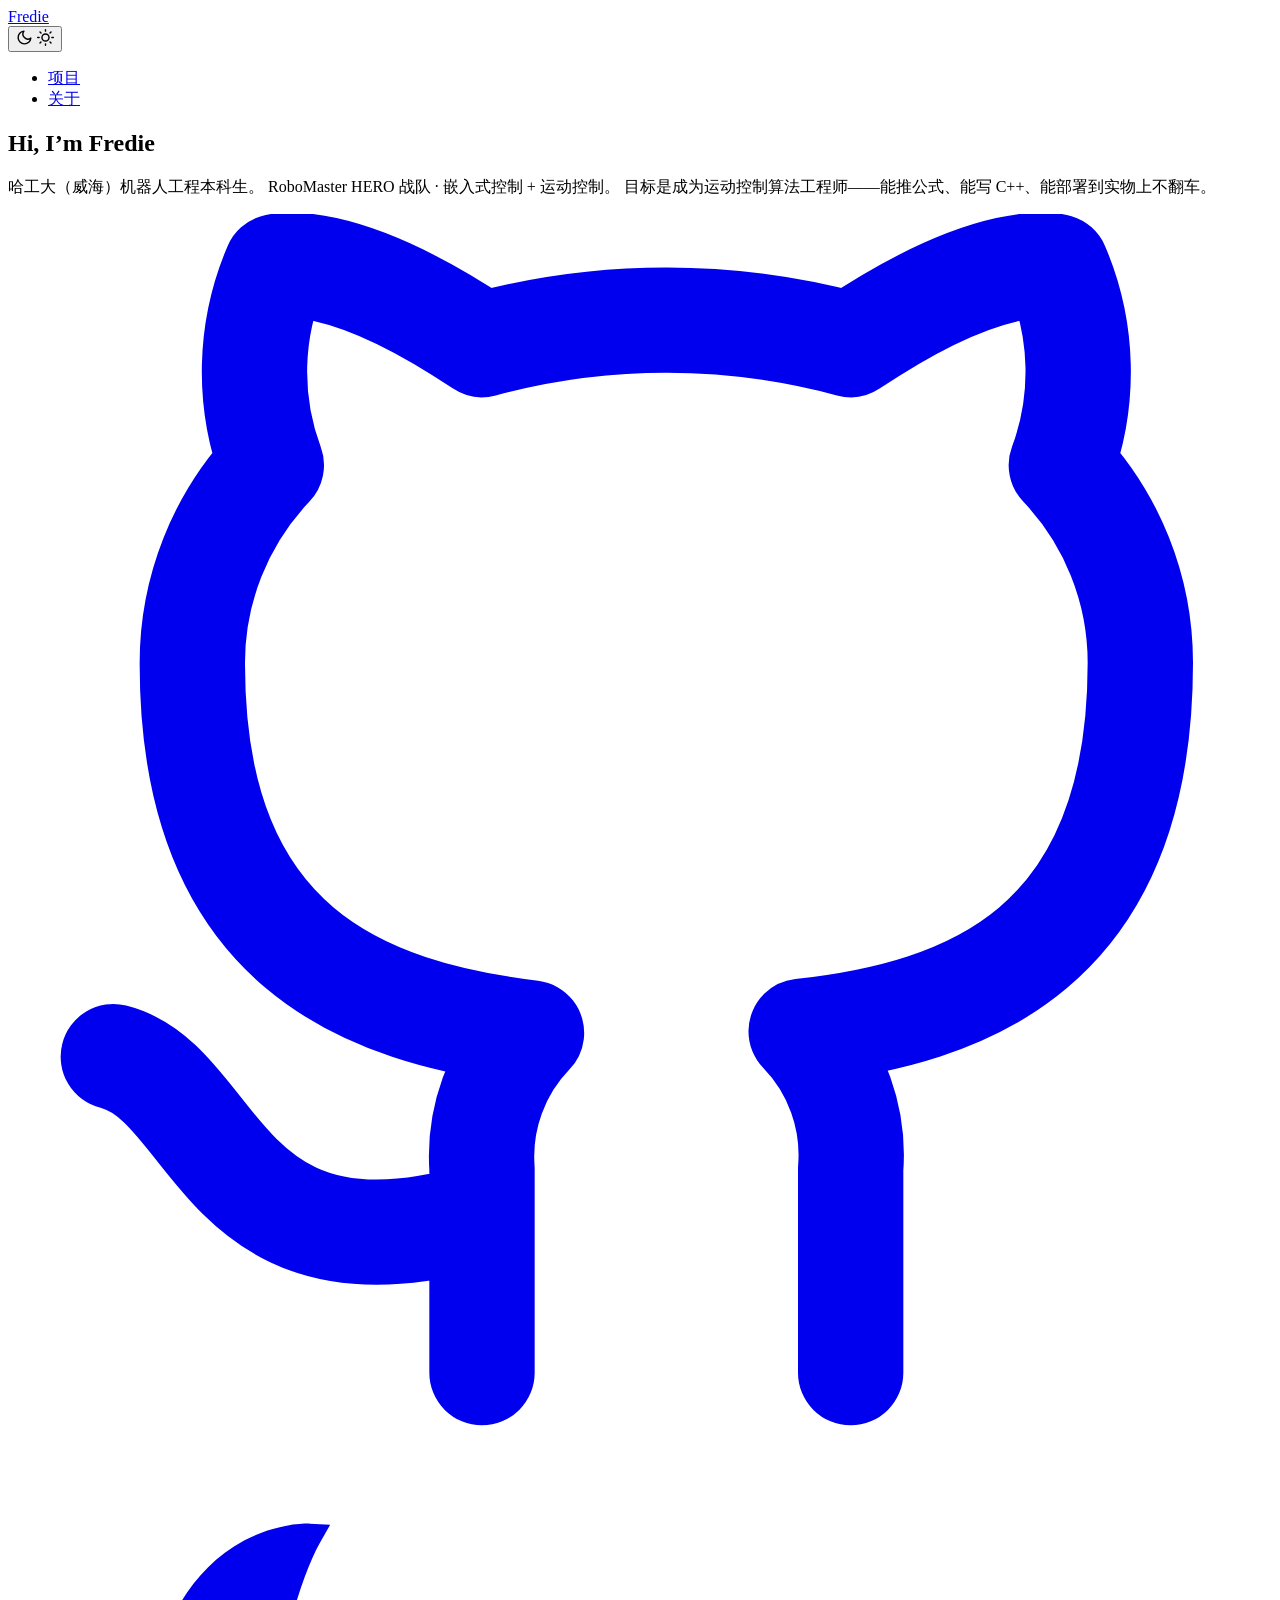
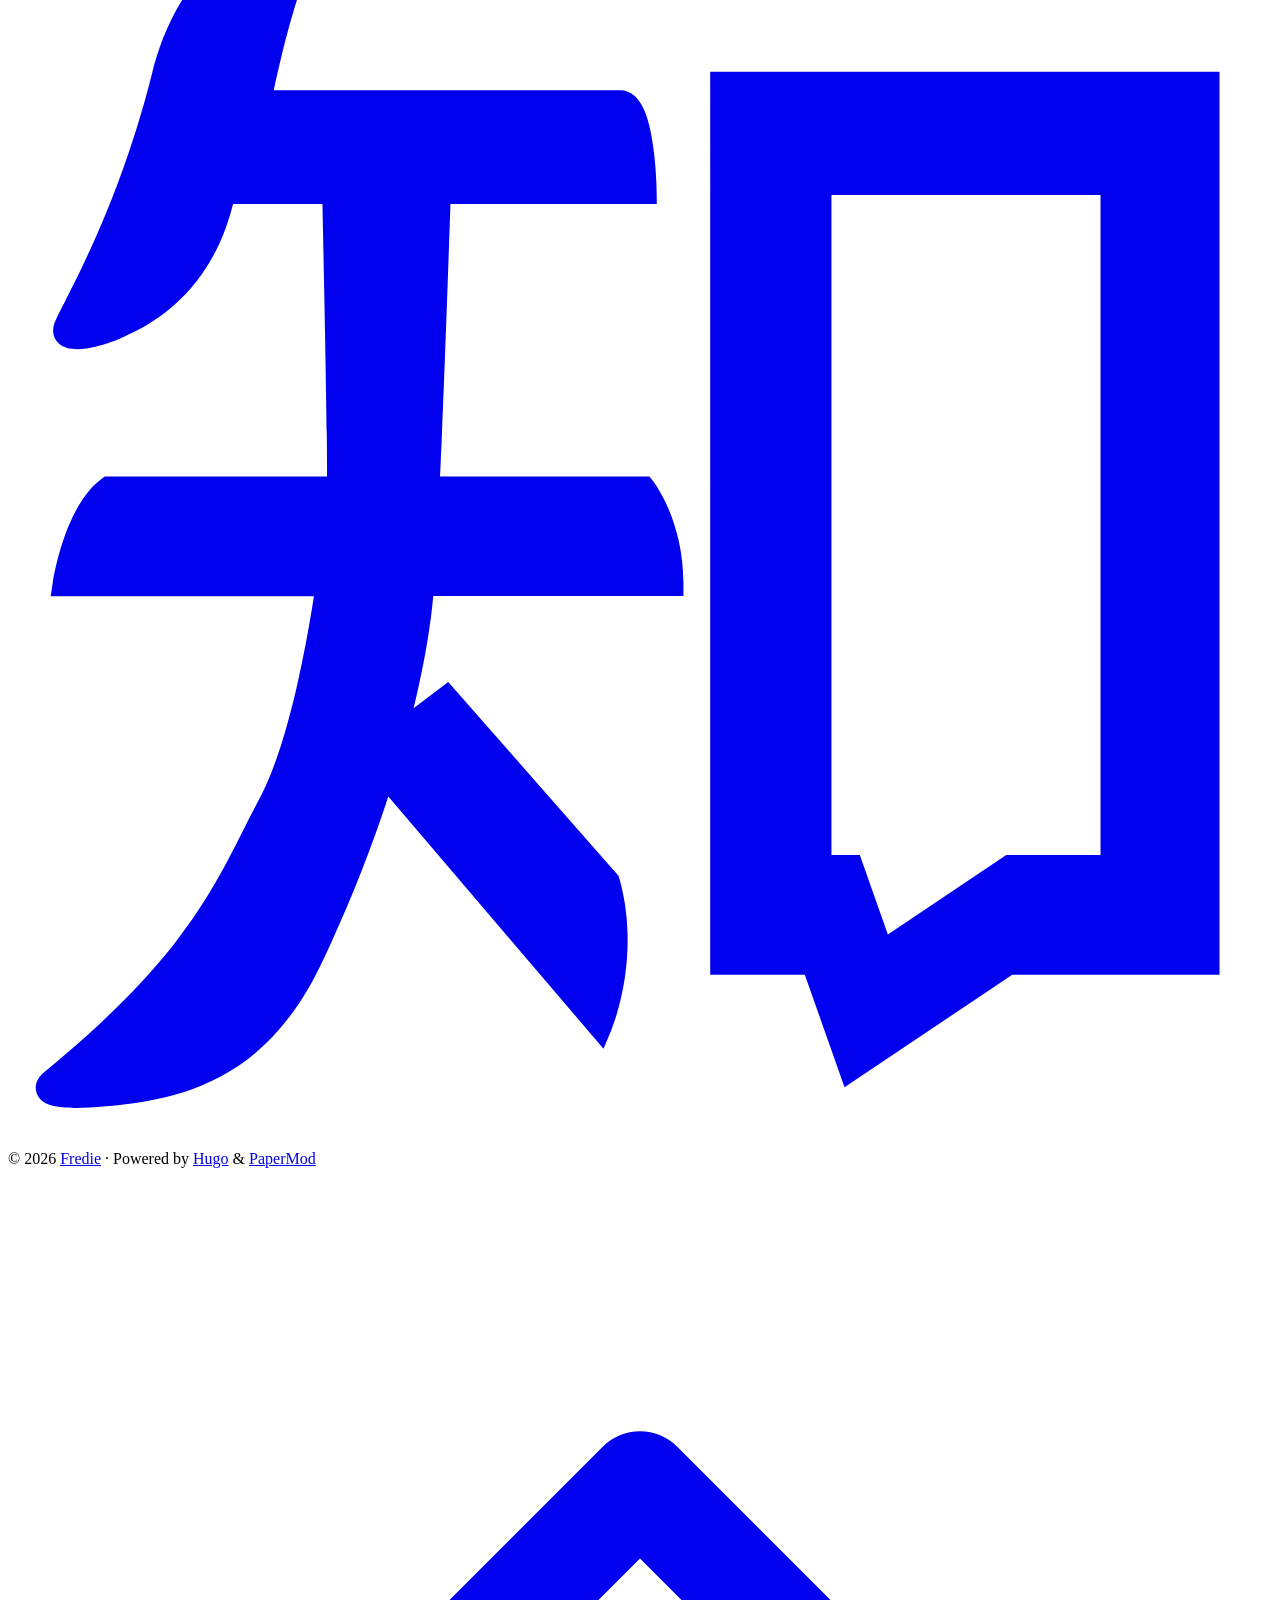
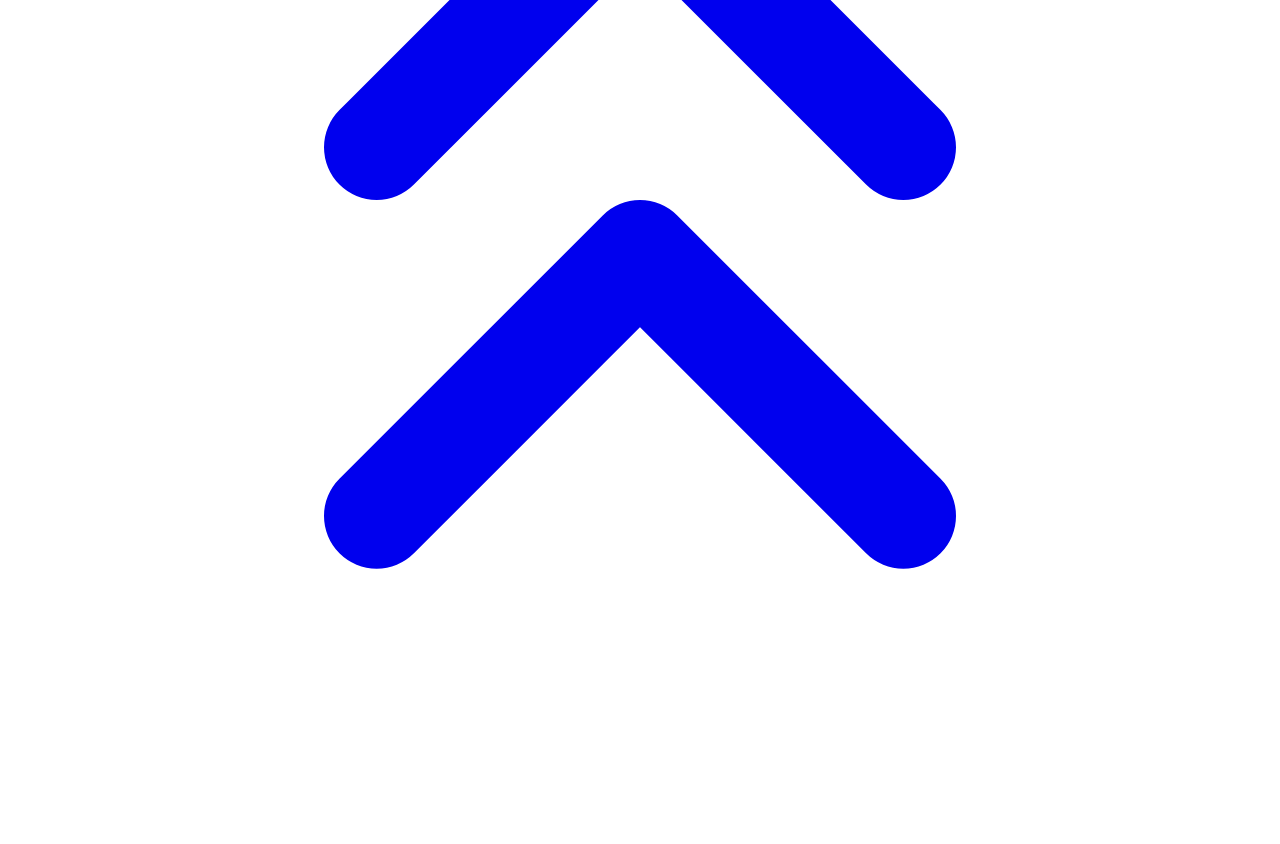
<file: index.html>
<!DOCTYPE html>
<html lang="en" dir="auto" data-theme="auto">

<head>
	<meta name="generator" content="Hugo 0.161.1"><meta charset="utf-8">
<meta http-equiv="X-UA-Compatible" content="IE=edge">
<meta name="viewport" content="width=device-width, initial-scale=1, shrink-to-fit=no">
<meta name="robots" content="index, follow">
<title>Fredie</title>

<meta name="description" content="">
<meta name="author" content="">
<link rel="canonical" href="https://fredie06.github.io/">
<link crossorigin="anonymous" href="/assets/css/stylesheet.8ab4b6df9aad7bea036d27483b9cf50f148cd6ca8695cc272ac36bb64af10a7c.css" integrity="sha256-irS235qte&#43;oDbSdIO5z1DxSM1sqGlcwnKsNrtkrxCnw=" rel="preload stylesheet" as="style">
<link rel="icon" href="https://fredie06.github.io/favicon.ico">
<link rel="icon" type="image/png" sizes="16x16" href="https://fredie06.github.io/favicon-16x16.png">
<link rel="icon" type="image/png" sizes="32x32" href="https://fredie06.github.io/favicon-32x32.png">
<link rel="apple-touch-icon" href="https://fredie06.github.io/apple-touch-icon.png">
<link rel="mask-icon" href="https://fredie06.github.io/safari-pinned-tab.svg">
<meta name="theme-color" content="#2e2e33">
<meta name="msapplication-TileColor" content="#2e2e33">
<link rel="alternate" type="application/rss+xml" href="https://fredie06.github.io/index.xml" title="rss">
<link rel="alternate" hreflang="en" href="https://fredie06.github.io/">
<noscript>
    <style>
        #theme-toggle,
        .top-link {
            display: none;
        }

    </style>
    <style>
        @media (prefers-color-scheme: dark) {
            :root {
                --theme: rgb(29, 30, 32);
                --entry: rgb(46, 46, 51);
                --primary: rgb(218, 218, 219);
                --secondary: rgb(155, 156, 157);
                --tertiary: rgb(65, 66, 68);
                --content: rgb(196, 196, 197);
                --code-block-bg: rgb(46, 46, 51);
                --code-bg: rgb(55, 56, 62);
                --border: rgb(51, 51, 51);
                color-scheme: dark;
            }

            .list {
                background: var(--theme);
            }

            .toc {
                background: var(--entry);
            }
        }

    </style>
</noscript>
<script>
    if (localStorage.getItem("pref-theme") === "dark") {
        document.querySelector("html").dataset.theme = 'dark';
    } else if (localStorage.getItem("pref-theme") === "light") {
       document.querySelector("html").dataset.theme = 'light';
    } else if (window.matchMedia('(prefers-color-scheme: dark)').matches) {
        document.querySelector("html").dataset.theme = 'dark';
    } else {
        document.querySelector("html").dataset.theme = 'light';
    }

</script><meta property="og:url" content="https://fredie06.github.io/">
  <meta property="og:site_name" content="Fredie">
  <meta property="og:title" content="Fredie">
  <meta property="og:locale" content="zh_cn">
  <meta property="og:type" content="website">

  <meta name="twitter:card" content="summary">
  <meta name="twitter:title" content="Fredie">

<script type="application/ld+json">
{
  "@context": "https://schema.org",
  "@type": "Organization",
  "name": "Fredie",
  "url": "https://fredie06.github.io/",
  "description": "",
  "logo": "https://fredie06.github.io/favicon.ico",
  "sameAs": [
      "https://github.com/Fredie06", "https://www.zhihu.com/people/your-zhihu-id"
  ]
}
</script>
</head>
<body class="list" id="top">
    <header class="header">
    <nav class="header-nav">
        <div class="logo">
            <a href="https://fredie06.github.io/" accesskey="h" title="Fredie (Alt + H)">Fredie</a>
            <div class="logo-switches">
                <button id="theme-toggle" class="theme-toggle" accesskey="t" title="(Alt + T)" aria-label="Toggle theme">
                    <svg class="moon" xmlns="http://www.w3.org/2000/svg" width="17" height="17" viewBox="0 0 24 24"
                        fill="none" stroke="currentColor" stroke-width="2" stroke-linecap="round"
                        stroke-linejoin="round">
                        <path d="M21 12.79A9 9 0 1 1 11.21 3 7 7 0 0 0 21 12.79z"></path>
                    </svg>
                    <svg class="sun" xmlns="http://www.w3.org/2000/svg" width="17" height="17" viewBox="0 0 24 24"
                        fill="none" stroke="currentColor" stroke-width="2" stroke-linecap="round"
                        stroke-linejoin="round">
                        <circle cx="12" cy="12" r="5"></circle>
                        <line x1="12" y1="1" x2="12" y2="3"></line>
                        <line x1="12" y1="21" x2="12" y2="23"></line>
                        <line x1="4.22" y1="4.22" x2="5.64" y2="5.64"></line>
                        <line x1="18.36" y1="18.36" x2="19.78" y2="19.78"></line>
                        <line x1="1" y1="12" x2="3" y2="12"></line>
                        <line x1="21" y1="12" x2="23" y2="12"></line>
                        <line x1="4.22" y1="19.78" x2="5.64" y2="18.36"></line>
                        <line x1="18.36" y1="5.64" x2="19.78" y2="4.22"></line>
                    </svg>
                </button>
            </div>
        </div>
        <ul id="menu" class="menu">
            <li>
                <a href="https://fredie06.github.io/projects/" title="项目">
                    <span>项目</span>
                </a>
            </li>
            <li>
                <a href="https://fredie06.github.io/about/" title="关于">
                    <span>关于</span>
                </a>
            </li>
        </ul>
    </nav>
</header>
<main class="main"> 
<article class="first-entry home-info">
    <header class="entry-header">
        <h1>Hi, I&rsquo;m Fredie</h1>
    </header>
    <div class="entry-content md-content">
        
        <p>哈工大（威海）机器人工程本科生。
RoboMaster HERO 战队 · 嵌入式控制 + 运动控制。
目标是成为运动控制算法工程师——能推公式、能写 C++、能部署到实物上不翻车。</p>

    </div>
    <footer class="entry-footer">
        <div class="social-icons" >
    <a href="https://github.com/Fredie06" target="_blank" rel="noopener noreferrer me"
        title="Github">
        <svg xmlns="http://www.w3.org/2000/svg" viewBox="0 0 24 24" fill="none" stroke="currentColor" stroke-width="2"
    stroke-linecap="round" stroke-linejoin="round">
    <path
        d="M9 19c-5 1.5-5-2.5-7-3m14 6v-3.87a3.37 3.37 0 0 0-.94-2.61c3.14-.35 6.44-1.54 6.44-7A5.44 5.44 0 0 0 20 4.77 5.07 5.07 0 0 0 19.91 1S18.73.65 16 2.48a13.38 13.38 0 0 0-7 0C6.27.65 5.09 1 5.09 1A5.07 5.07 0 0 0 5 4.77a5.44 5.44 0 0 0-1.5 3.78c0 5.42 3.3 6.61 6.44 7A3.37 3.37 0 0 0 9 18.13V22">
    </path>
</svg>
    </a>
    <a href="https://www.zhihu.com/people/your-zhihu-id" target="_blank" rel="noopener noreferrer me"
        title="Zhihu">
        <svg xmlns="http://www.w3.org/2000/svg" viewBox="0 0 24 24" fill="currentColor" stroke="none" stroke-width="2"
    stroke-linecap="round" stroke-linejoin="round">
    <path
        d="m13.3334,3.60098l0,17.1471l1.79582,0l0.75424,2.13703l3.18459,-2.13703l3.93584,0l0,-17.1471l-9.6705,0zm7.41375,14.87538l-1.79283,0l-2.24777,1.50849l-0.53276,-1.50849l-0.53875,0l0,-12.53483l5.10911,0l0,12.53483l0.00299,0zm-8.56906,-7.18927l-3.97475,0c0.06285,-1.34387 0.1287,-3.12174 0.19754,-5.17496l3.91788,0l-0.00299,-0.24244c0,-0.01796 -0.00599,-0.43998 -0.06884,-0.87097c-0.06285,-0.44896 -0.19754,-1.04457 -0.62854,-1.04457l-6.5727,0c0.13169,-0.61657 0.46991,-2.08615 0.87995,-2.80747l0.19155,-0.33522l-0.3861,-0.02095c-0.02394,0 -0.58663,-0.02694 -1.23912,0.31726c-1.06851,0.56868 -1.5474,1.68807 -1.75691,2.52612c-0.55072,2.18791 -1.33489,3.70837 -1.66712,4.35786c-0.09877,0.19155 -0.15863,0.30529 -0.18557,0.38311c-0.05387,0.14666 -0.02394,0.29332 0.0838,0.38909c0.31427,0.28434 1.14334,-0.0868 1.15232,-0.08979c0.01796,-0.00898 0.03891,-0.01796 0.06585,-0.02993c0.41603,-0.18856 1.64916,-0.74826 2.08914,-2.52911l1.69705,0c0.02095,0.96376 0.09278,4.14236 0.0868,5.17496l-4.22018,0l-0.06285,0.0449c-0.69139,0.50582 -0.91288,1.8916 -0.92185,1.95146l-0.0419,0.27536l4.99837,0c-0.36814,2.34355 -0.79315,3.3941 -1.01763,3.81313c-0.11074,0.20951 -0.21849,0.41902 -0.32025,0.62255c-0.63752,1.26306 -1.29898,2.56802 -3.7802,4.5973c-0.10775,0.0838 -0.20951,0.23944 -0.14367,0.41005c0.07183,0.18856 0.27835,0.27237 0.73629,0.27237c0.16162,0 0.35318,-0.00898 0.58065,-0.02993c1.49352,-0.13169 3.01698,-0.53875 4.04359,-2.6219c0.50882,-1.05056 0.94879,-2.14601 1.31394,-3.25941l4.08549,4.78886l0.14965,-0.35916c0.02394,-0.05687 0.56868,-1.38578 0.15264,-2.87032l-0.01497,-0.05387l-3.23547,-3.68143l-0.65847,0.49684c0.19155,-0.78118 0.31726,-1.49352 0.37413,-2.12805l4.74995,0l0,-0.23944c0,-1.20021 -0.55371,-1.91255 -0.57466,-1.94248l-0.07183,-0.08979z" />
</svg>
    </a>
</div>

    </footer>
</article>
    </main>
    
<footer class="footer">
        <span>&copy; 2026 <a href="https://fredie06.github.io/">Fredie</a></span> · 

    
    
    <span>
        Powered by
        <a href="https://gohugo.io/?utm_source=papermod" rel="noopener" target="_blank">Hugo</a> &
        <a href="https://github.com/adityatelange/hugo-PaperMod/" rel="noopener" target="_blank">PaperMod</a>
    </span>
</footer>
<a href="#top" id="top-link" class="top-link hidden" aria-label="go to top" title="Go to Top (Alt + G)" accesskey="g">
    <svg xmlns="http://www.w3.org/2000/svg" viewBox="0 0 24 24" fill="none" stroke="currentColor" stroke-width="2"
        stroke-linecap="round" stroke-linejoin="round" class="feather feather-chevrons-up">
        <polyline points="17 11 12 6 7 11"></polyline>
        <polyline points="17 18 12 13 7 18"></polyline>
    </svg>
</a>

<script>
    let menu = document.getElementById('menu');
    if (menu) {
        
        const scrollPosition = localStorage.getItem("menu-scroll-position");
        if (scrollPosition) {
            menu.scrollLeft = parseInt(scrollPosition, 10);
        }
        
        menu.onscroll = function () {
            localStorage.setItem("menu-scroll-position", menu.scrollLeft);
        }
    }

    document.querySelectorAll('a[href^="#"]').forEach(anchor => {
        anchor.addEventListener("click", function (e) {
            e.preventDefault();
            var id = this.getAttribute("href").substr(1);
            if (!window.matchMedia('(prefers-reduced-motion: reduce)').matches) {
                document.querySelector(`[id='${decodeURIComponent(id)}']`).scrollIntoView({
                    behavior: "smooth"
                });
            } else {
                document.querySelector(`[id='${decodeURIComponent(id)}']`).scrollIntoView();
            }
            if (id === "top") {
                history.replaceState(null, null, " ");
            } else {
                history.pushState(null, null, `#${id}`);
            }
        });
    });

</script>
<script>
    var toplink = document.getElementById("top-link");
    window.onscroll = function () {
        const scrollThreshold = window.innerHeight;
        if (document.body.scrollTop > scrollThreshold || document.documentElement.scrollTop > scrollThreshold) {
            toplink.classList.remove("hidden");
        } else {
            toplink.classList.add("hidden");
        }
    };

</script>
<script>
    document.getElementById("theme-toggle").addEventListener("click", () => {
        const html = document.querySelector("html");
        if (html.dataset.theme === "dark") {
            html.dataset.theme = 'light';
            localStorage.setItem("pref-theme", 'light');
        } else {
            html.dataset.theme = 'dark';
            localStorage.setItem("pref-theme", 'dark');
        }
    })

</script>
</body>

</html>
</file>
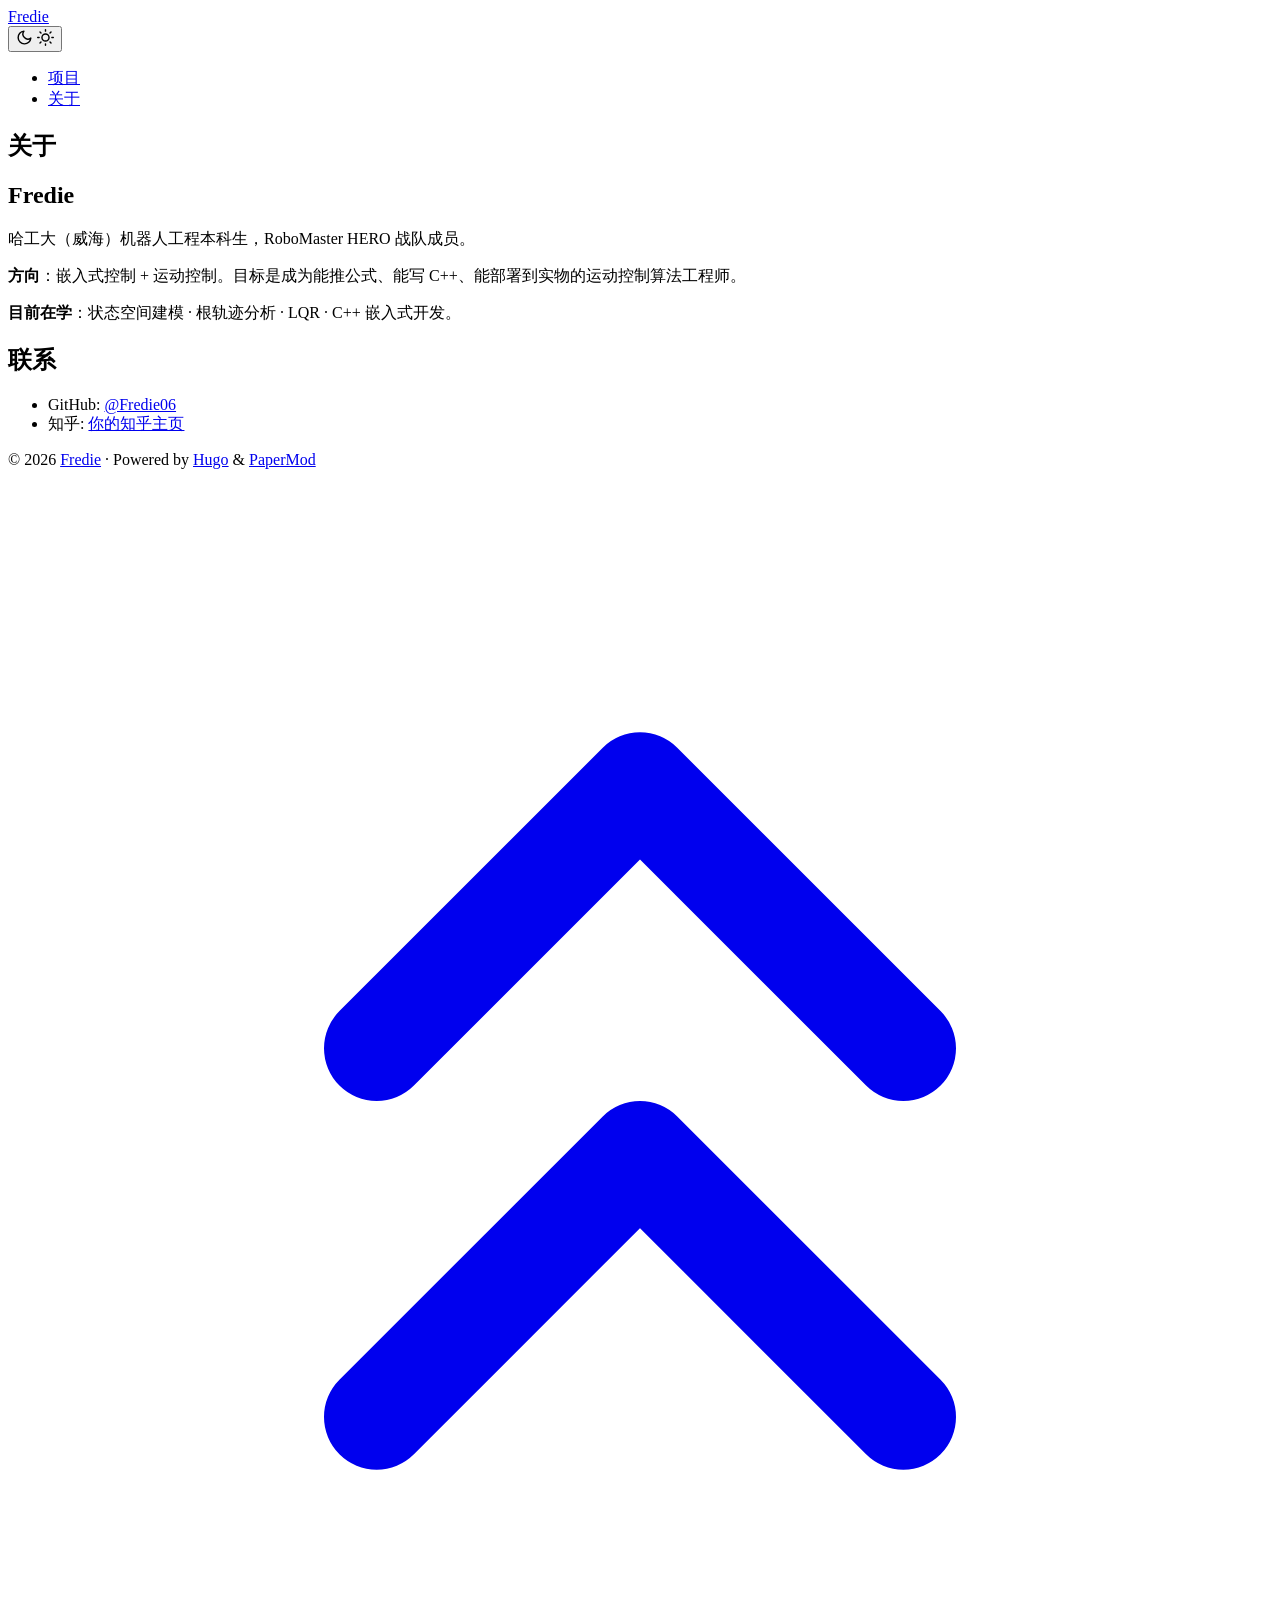
<file: about/index.html>
<!DOCTYPE html>
<html lang="en" dir="auto" data-theme="auto">

<head><meta charset="utf-8">
<meta http-equiv="X-UA-Compatible" content="IE=edge">
<meta name="viewport" content="width=device-width, initial-scale=1, shrink-to-fit=no">
<meta name="robots" content="index, follow">
<title>关于 | Fredie</title>
<meta name="keywords" content="">
<meta name="description" content="Fredie
哈工大（威海）机器人工程本科生，RoboMaster HERO 战队成员。
方向：嵌入式控制 &#43; 运动控制。目标是成为能推公式、能写 C&#43;&#43;、能部署到实物的运动控制算法工程师。
目前在学：状态空间建模 · 根轨迹分析 · LQR · C&#43;&#43; 嵌入式开发。
联系

GitHub: @Fredie06
知乎: 你的知乎主页
">
<meta name="author" content="">
<link rel="canonical" href="https://fredie06.github.io/about/">
<link crossorigin="anonymous" href="/assets/css/stylesheet.8ab4b6df9aad7bea036d27483b9cf50f148cd6ca8695cc272ac36bb64af10a7c.css" integrity="sha256-irS235qte&#43;oDbSdIO5z1DxSM1sqGlcwnKsNrtkrxCnw=" rel="preload stylesheet" as="style">
<link rel="icon" href="https://fredie06.github.io/favicon.ico">
<link rel="icon" type="image/png" sizes="16x16" href="https://fredie06.github.io/favicon-16x16.png">
<link rel="icon" type="image/png" sizes="32x32" href="https://fredie06.github.io/favicon-32x32.png">
<link rel="apple-touch-icon" href="https://fredie06.github.io/apple-touch-icon.png">
<link rel="mask-icon" href="https://fredie06.github.io/safari-pinned-tab.svg">
<meta name="theme-color" content="#2e2e33">
<meta name="msapplication-TileColor" content="#2e2e33">
<link rel="alternate" type="application/rss+xml" href="https://fredie06.github.io/about/index.xml" title="rss">
<link rel="alternate" hreflang="en" href="https://fredie06.github.io/about/">
<noscript>
    <style>
        #theme-toggle,
        .top-link {
            display: none;
        }

    </style>
    <style>
        @media (prefers-color-scheme: dark) {
            :root {
                --theme: rgb(29, 30, 32);
                --entry: rgb(46, 46, 51);
                --primary: rgb(218, 218, 219);
                --secondary: rgb(155, 156, 157);
                --tertiary: rgb(65, 66, 68);
                --content: rgb(196, 196, 197);
                --code-block-bg: rgb(46, 46, 51);
                --code-bg: rgb(55, 56, 62);
                --border: rgb(51, 51, 51);
                color-scheme: dark;
            }

            .list {
                background: var(--theme);
            }

            .toc {
                background: var(--entry);
            }
        }

    </style>
</noscript>
<script>
    if (localStorage.getItem("pref-theme") === "dark") {
        document.querySelector("html").dataset.theme = 'dark';
    } else if (localStorage.getItem("pref-theme") === "light") {
       document.querySelector("html").dataset.theme = 'light';
    } else if (window.matchMedia('(prefers-color-scheme: dark)').matches) {
        document.querySelector("html").dataset.theme = 'dark';
    } else {
        document.querySelector("html").dataset.theme = 'light';
    }

</script><meta property="og:url" content="https://fredie06.github.io/about/">
  <meta property="og:site_name" content="Fredie">
  <meta property="og:title" content="关于">
  <meta property="og:description" content="Fredie 哈工大（威海）机器人工程本科生，RoboMaster HERO 战队成员。
方向：嵌入式控制 &#43; 运动控制。目标是成为能推公式、能写 C&#43;&#43;、能部署到实物的运动控制算法工程师。
目前在学：状态空间建模 · 根轨迹分析 · LQR · C&#43;&#43; 嵌入式开发。
联系 GitHub: @Fredie06 知乎: 你的知乎主页">
  <meta property="og:locale" content="zh_cn">
  <meta property="og:type" content="website">

  <meta name="twitter:card" content="summary">
  <meta name="twitter:title" content="关于">
  <meta name="twitter:description" content="Fredie 哈工大（威海）机器人工程本科生，RoboMaster HERO 战队成员。
方向：嵌入式控制 &#43; 运动控制。目标是成为能推公式、能写 C&#43;&#43;、能部署到实物的运动控制算法工程师。
目前在学：状态空间建模 · 根轨迹分析 · LQR · C&#43;&#43; 嵌入式开发。
联系 GitHub: @Fredie06 知乎: 你的知乎主页">


<script type="application/ld+json">
{
  "@context": "https://schema.org",
  "@type": "BreadcrumbList",
  "itemListElement": [
    {
      "@type": "ListItem",
      "position":  1 ,
      "name": "关于",
      "item": "https://fredie06.github.io/about/"
    }
  ]
}
</script>
</head>
<body class="list" id="top">
    <header class="header">
    <nav class="header-nav">
        <div class="logo">
            <a href="https://fredie06.github.io/" accesskey="h" title="Fredie (Alt + H)">Fredie</a>
            <div class="logo-switches">
                <button id="theme-toggle" class="theme-toggle" accesskey="t" title="(Alt + T)" aria-label="Toggle theme">
                    <svg class="moon" xmlns="http://www.w3.org/2000/svg" width="17" height="17" viewBox="0 0 24 24"
                        fill="none" stroke="currentColor" stroke-width="2" stroke-linecap="round"
                        stroke-linejoin="round">
                        <path d="M21 12.79A9 9 0 1 1 11.21 3 7 7 0 0 0 21 12.79z"></path>
                    </svg>
                    <svg class="sun" xmlns="http://www.w3.org/2000/svg" width="17" height="17" viewBox="0 0 24 24"
                        fill="none" stroke="currentColor" stroke-width="2" stroke-linecap="round"
                        stroke-linejoin="round">
                        <circle cx="12" cy="12" r="5"></circle>
                        <line x1="12" y1="1" x2="12" y2="3"></line>
                        <line x1="12" y1="21" x2="12" y2="23"></line>
                        <line x1="4.22" y1="4.22" x2="5.64" y2="5.64"></line>
                        <line x1="18.36" y1="18.36" x2="19.78" y2="19.78"></line>
                        <line x1="1" y1="12" x2="3" y2="12"></line>
                        <line x1="21" y1="12" x2="23" y2="12"></line>
                        <line x1="4.22" y1="19.78" x2="5.64" y2="18.36"></line>
                        <line x1="18.36" y1="5.64" x2="19.78" y2="4.22"></line>
                    </svg>
                </button>
            </div>
        </div>
        <ul id="menu" class="menu">
            <li>
                <a href="https://fredie06.github.io/projects/" title="项目">
                    <span>项目</span>
                </a>
            </li>
            <li>
                <a href="https://fredie06.github.io/about/" title="关于">
                    <span class="active">关于</span>
                </a>
            </li>
        </ul>
    </nav>
</header>
<main class="main">

<article class="post-single">
  <header class="post-header">
    
    <h1 class="post-title entry-hint-parent">
      关于
    </h1>
    <div class="post-meta">



</div>
  </header> 
  <div class="post-content md-content"><h2 id="fredie">Fredie<a hidden class="anchor" aria-hidden="true" href="#fredie">#</a></h2>
<p>哈工大（威海）机器人工程本科生，RoboMaster HERO 战队成员。</p>
<p><strong>方向</strong>：嵌入式控制 + 运动控制。目标是成为能推公式、能写 C++、能部署到实物的运动控制算法工程师。</p>
<p><strong>目前在学</strong>：状态空间建模 · 根轨迹分析 · LQR · C++ 嵌入式开发。</p>
<h2 id="联系">联系<a hidden class="anchor" aria-hidden="true" href="#联系">#</a></h2>
<ul>
<li>GitHub: <a href="https://github.com/Fredie06">@Fredie06</a></li>
<li>知乎: <a href="#">你的知乎主页</a></li>
</ul>


  </div>

  <footer class="post-footer">
    <ul class="post-tags">
    </ul>
  </footer>
</article>
    </main>
    
<footer class="footer">
        <span>&copy; 2026 <a href="https://fredie06.github.io/">Fredie</a></span> · 

    
    
    <span>
        Powered by
        <a href="https://gohugo.io/?utm_source=papermod" rel="noopener" target="_blank">Hugo</a> &
        <a href="https://github.com/adityatelange/hugo-PaperMod/" rel="noopener" target="_blank">PaperMod</a>
    </span>
</footer>
<a href="#top" id="top-link" class="top-link hidden" aria-label="go to top" title="Go to Top (Alt + G)" accesskey="g">
    <svg xmlns="http://www.w3.org/2000/svg" viewBox="0 0 24 24" fill="none" stroke="currentColor" stroke-width="2"
        stroke-linecap="round" stroke-linejoin="round" class="feather feather-chevrons-up">
        <polyline points="17 11 12 6 7 11"></polyline>
        <polyline points="17 18 12 13 7 18"></polyline>
    </svg>
</a>

<script>
    let menu = document.getElementById('menu');
    if (menu) {
        
        const scrollPosition = localStorage.getItem("menu-scroll-position");
        if (scrollPosition) {
            menu.scrollLeft = parseInt(scrollPosition, 10);
        }
        
        menu.onscroll = function () {
            localStorage.setItem("menu-scroll-position", menu.scrollLeft);
        }
    }

    document.querySelectorAll('a[href^="#"]').forEach(anchor => {
        anchor.addEventListener("click", function (e) {
            e.preventDefault();
            var id = this.getAttribute("href").substr(1);
            if (!window.matchMedia('(prefers-reduced-motion: reduce)').matches) {
                document.querySelector(`[id='${decodeURIComponent(id)}']`).scrollIntoView({
                    behavior: "smooth"
                });
            } else {
                document.querySelector(`[id='${decodeURIComponent(id)}']`).scrollIntoView();
            }
            if (id === "top") {
                history.replaceState(null, null, " ");
            } else {
                history.pushState(null, null, `#${id}`);
            }
        });
    });

</script>
<script>
    var toplink = document.getElementById("top-link");
    window.onscroll = function () {
        const scrollThreshold = window.innerHeight;
        if (document.body.scrollTop > scrollThreshold || document.documentElement.scrollTop > scrollThreshold) {
            toplink.classList.remove("hidden");
        } else {
            toplink.classList.add("hidden");
        }
    };

</script>
<script>
    document.getElementById("theme-toggle").addEventListener("click", () => {
        const html = document.querySelector("html");
        if (html.dataset.theme === "dark") {
            html.dataset.theme = 'light';
            localStorage.setItem("pref-theme", 'light');
        } else {
            html.dataset.theme = 'dark';
            localStorage.setItem("pref-theme", 'dark');
        }
    })

</script>
</body>

</html>
</file>
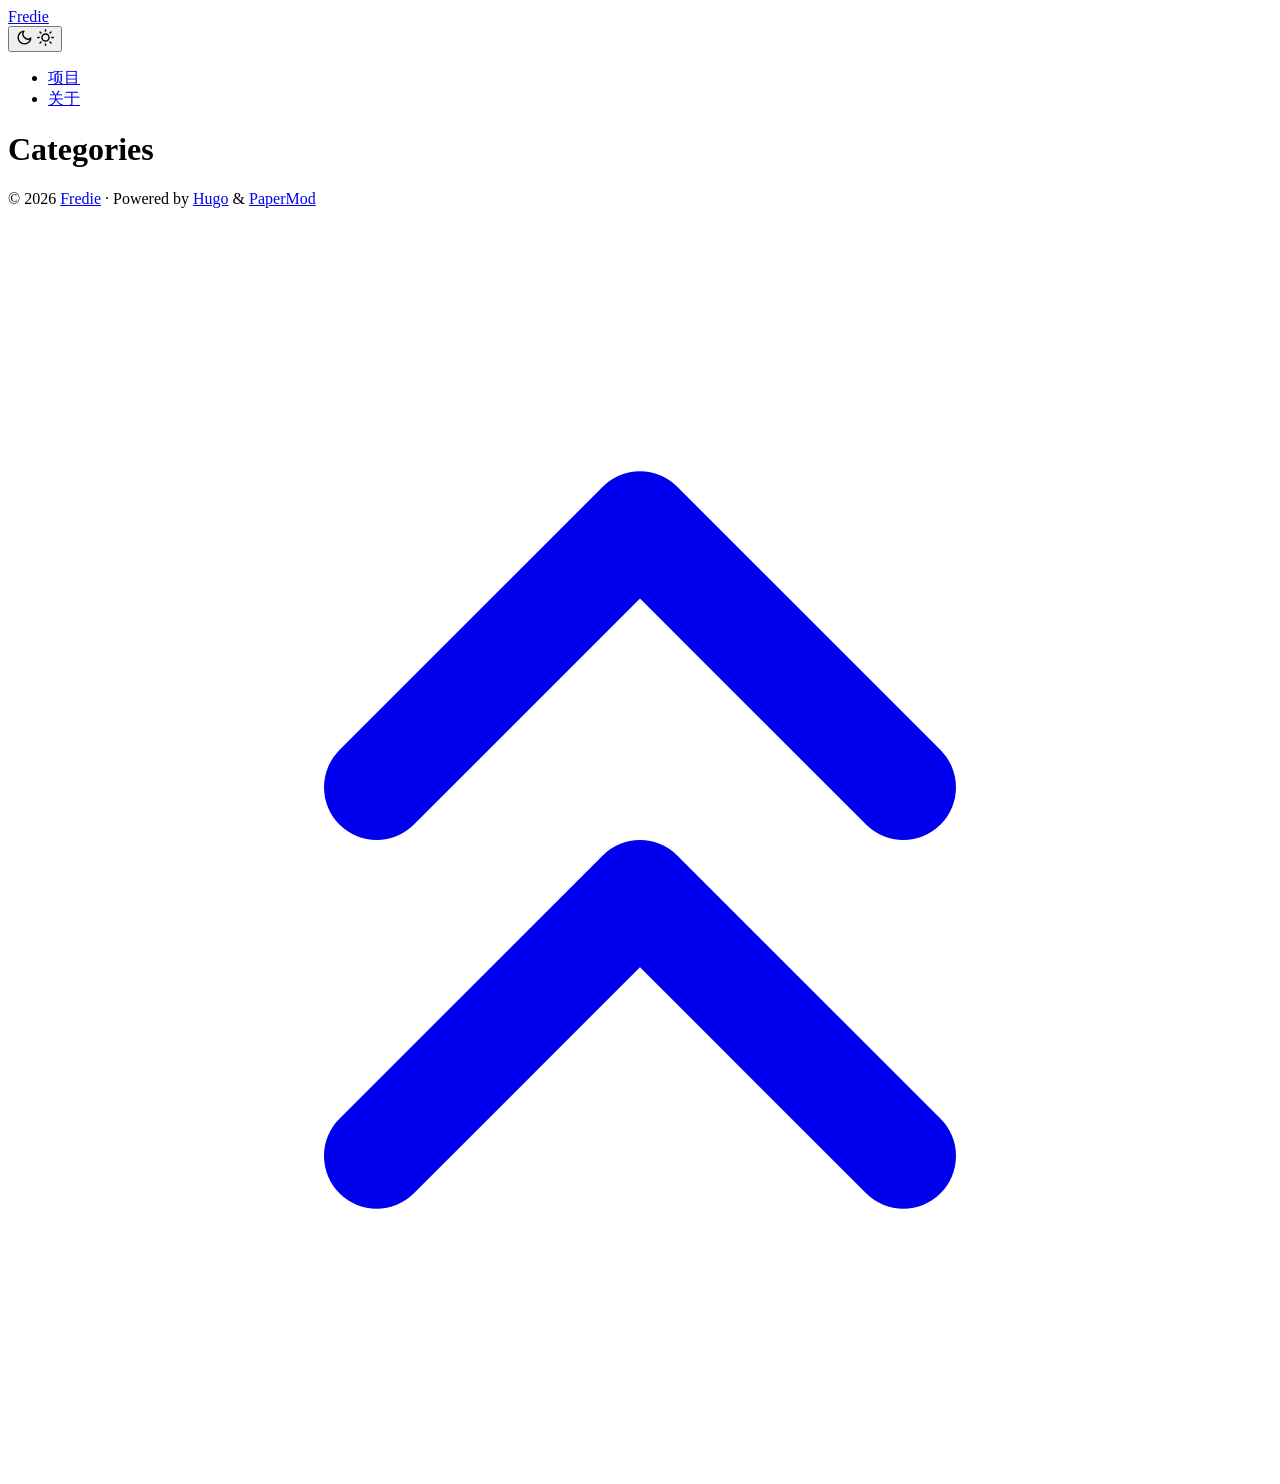
<file: categories/index.html>
<!DOCTYPE html>
<html lang="en" dir="auto" data-theme="auto">

<head><meta charset="utf-8">
<meta http-equiv="X-UA-Compatible" content="IE=edge">
<meta name="viewport" content="width=device-width, initial-scale=1, shrink-to-fit=no">
<meta name="robots" content="index, follow">
<title>Categories | Fredie</title>
<meta name="keywords" content="">
<meta name="description" content="">
<meta name="author" content="">
<link rel="canonical" href="https://fredie06.github.io/categories/">
<link crossorigin="anonymous" href="/assets/css/stylesheet.8ab4b6df9aad7bea036d27483b9cf50f148cd6ca8695cc272ac36bb64af10a7c.css" integrity="sha256-irS235qte&#43;oDbSdIO5z1DxSM1sqGlcwnKsNrtkrxCnw=" rel="preload stylesheet" as="style">
<link rel="icon" href="https://fredie06.github.io/favicon.ico">
<link rel="icon" type="image/png" sizes="16x16" href="https://fredie06.github.io/favicon-16x16.png">
<link rel="icon" type="image/png" sizes="32x32" href="https://fredie06.github.io/favicon-32x32.png">
<link rel="apple-touch-icon" href="https://fredie06.github.io/apple-touch-icon.png">
<link rel="mask-icon" href="https://fredie06.github.io/safari-pinned-tab.svg">
<meta name="theme-color" content="#2e2e33">
<meta name="msapplication-TileColor" content="#2e2e33">
<link rel="alternate" type="application/rss+xml" href="https://fredie06.github.io/categories/index.xml" title="rss">
<link rel="alternate" hreflang="en" href="https://fredie06.github.io/categories/">
<noscript>
    <style>
        #theme-toggle,
        .top-link {
            display: none;
        }

    </style>
    <style>
        @media (prefers-color-scheme: dark) {
            :root {
                --theme: rgb(29, 30, 32);
                --entry: rgb(46, 46, 51);
                --primary: rgb(218, 218, 219);
                --secondary: rgb(155, 156, 157);
                --tertiary: rgb(65, 66, 68);
                --content: rgb(196, 196, 197);
                --code-block-bg: rgb(46, 46, 51);
                --code-bg: rgb(55, 56, 62);
                --border: rgb(51, 51, 51);
                color-scheme: dark;
            }

            .list {
                background: var(--theme);
            }

            .toc {
                background: var(--entry);
            }
        }

    </style>
</noscript>
<script>
    if (localStorage.getItem("pref-theme") === "dark") {
        document.querySelector("html").dataset.theme = 'dark';
    } else if (localStorage.getItem("pref-theme") === "light") {
       document.querySelector("html").dataset.theme = 'light';
    } else if (window.matchMedia('(prefers-color-scheme: dark)').matches) {
        document.querySelector("html").dataset.theme = 'dark';
    } else {
        document.querySelector("html").dataset.theme = 'light';
    }

</script><meta property="og:url" content="https://fredie06.github.io/categories/">
  <meta property="og:site_name" content="Fredie">
  <meta property="og:title" content="Categories">
  <meta property="og:locale" content="zh_cn">
  <meta property="og:type" content="website">

  <meta name="twitter:card" content="summary">
  <meta name="twitter:title" content="Categories">

</head>
<body class="list" id="top">
    <header class="header">
    <nav class="header-nav">
        <div class="logo">
            <a href="https://fredie06.github.io/" accesskey="h" title="Fredie (Alt + H)">Fredie</a>
            <div class="logo-switches">
                <button id="theme-toggle" class="theme-toggle" accesskey="t" title="(Alt + T)" aria-label="Toggle theme">
                    <svg class="moon" xmlns="http://www.w3.org/2000/svg" width="17" height="17" viewBox="0 0 24 24"
                        fill="none" stroke="currentColor" stroke-width="2" stroke-linecap="round"
                        stroke-linejoin="round">
                        <path d="M21 12.79A9 9 0 1 1 11.21 3 7 7 0 0 0 21 12.79z"></path>
                    </svg>
                    <svg class="sun" xmlns="http://www.w3.org/2000/svg" width="17" height="17" viewBox="0 0 24 24"
                        fill="none" stroke="currentColor" stroke-width="2" stroke-linecap="round"
                        stroke-linejoin="round">
                        <circle cx="12" cy="12" r="5"></circle>
                        <line x1="12" y1="1" x2="12" y2="3"></line>
                        <line x1="12" y1="21" x2="12" y2="23"></line>
                        <line x1="4.22" y1="4.22" x2="5.64" y2="5.64"></line>
                        <line x1="18.36" y1="18.36" x2="19.78" y2="19.78"></line>
                        <line x1="1" y1="12" x2="3" y2="12"></line>
                        <line x1="21" y1="12" x2="23" y2="12"></line>
                        <line x1="4.22" y1="19.78" x2="5.64" y2="18.36"></line>
                        <line x1="18.36" y1="5.64" x2="19.78" y2="4.22"></line>
                    </svg>
                </button>
            </div>
        </div>
        <ul id="menu" class="menu">
            <li>
                <a href="https://fredie06.github.io/projects/" title="项目">
                    <span>项目</span>
                </a>
            </li>
            <li>
                <a href="https://fredie06.github.io/about/" title="关于">
                    <span>关于</span>
                </a>
            </li>
        </ul>
    </nav>
</header>
<main class="main">
<header class="page-header">
    <h1>Categories</h1>
</header>

<ul class="terms-tags">
</ul>
    </main>
    
<footer class="footer">
        <span>&copy; 2026 <a href="https://fredie06.github.io/">Fredie</a></span> · 

    
    
    <span>
        Powered by
        <a href="https://gohugo.io/?utm_source=papermod" rel="noopener" target="_blank">Hugo</a> &
        <a href="https://github.com/adityatelange/hugo-PaperMod/" rel="noopener" target="_blank">PaperMod</a>
    </span>
</footer>
<a href="#top" id="top-link" class="top-link hidden" aria-label="go to top" title="Go to Top (Alt + G)" accesskey="g">
    <svg xmlns="http://www.w3.org/2000/svg" viewBox="0 0 24 24" fill="none" stroke="currentColor" stroke-width="2"
        stroke-linecap="round" stroke-linejoin="round" class="feather feather-chevrons-up">
        <polyline points="17 11 12 6 7 11"></polyline>
        <polyline points="17 18 12 13 7 18"></polyline>
    </svg>
</a>

<script>
    let menu = document.getElementById('menu');
    if (menu) {
        
        const scrollPosition = localStorage.getItem("menu-scroll-position");
        if (scrollPosition) {
            menu.scrollLeft = parseInt(scrollPosition, 10);
        }
        
        menu.onscroll = function () {
            localStorage.setItem("menu-scroll-position", menu.scrollLeft);
        }
    }

    document.querySelectorAll('a[href^="#"]').forEach(anchor => {
        anchor.addEventListener("click", function (e) {
            e.preventDefault();
            var id = this.getAttribute("href").substr(1);
            if (!window.matchMedia('(prefers-reduced-motion: reduce)').matches) {
                document.querySelector(`[id='${decodeURIComponent(id)}']`).scrollIntoView({
                    behavior: "smooth"
                });
            } else {
                document.querySelector(`[id='${decodeURIComponent(id)}']`).scrollIntoView();
            }
            if (id === "top") {
                history.replaceState(null, null, " ");
            } else {
                history.pushState(null, null, `#${id}`);
            }
        });
    });

</script>
<script>
    var toplink = document.getElementById("top-link");
    window.onscroll = function () {
        const scrollThreshold = window.innerHeight;
        if (document.body.scrollTop > scrollThreshold || document.documentElement.scrollTop > scrollThreshold) {
            toplink.classList.remove("hidden");
        } else {
            toplink.classList.add("hidden");
        }
    };

</script>
<script>
    document.getElementById("theme-toggle").addEventListener("click", () => {
        const html = document.querySelector("html");
        if (html.dataset.theme === "dark") {
            html.dataset.theme = 'light';
            localStorage.setItem("pref-theme", 'light');
        } else {
            html.dataset.theme = 'dark';
            localStorage.setItem("pref-theme", 'dark');
        }
    })

</script>
</body>

</html>
</file>
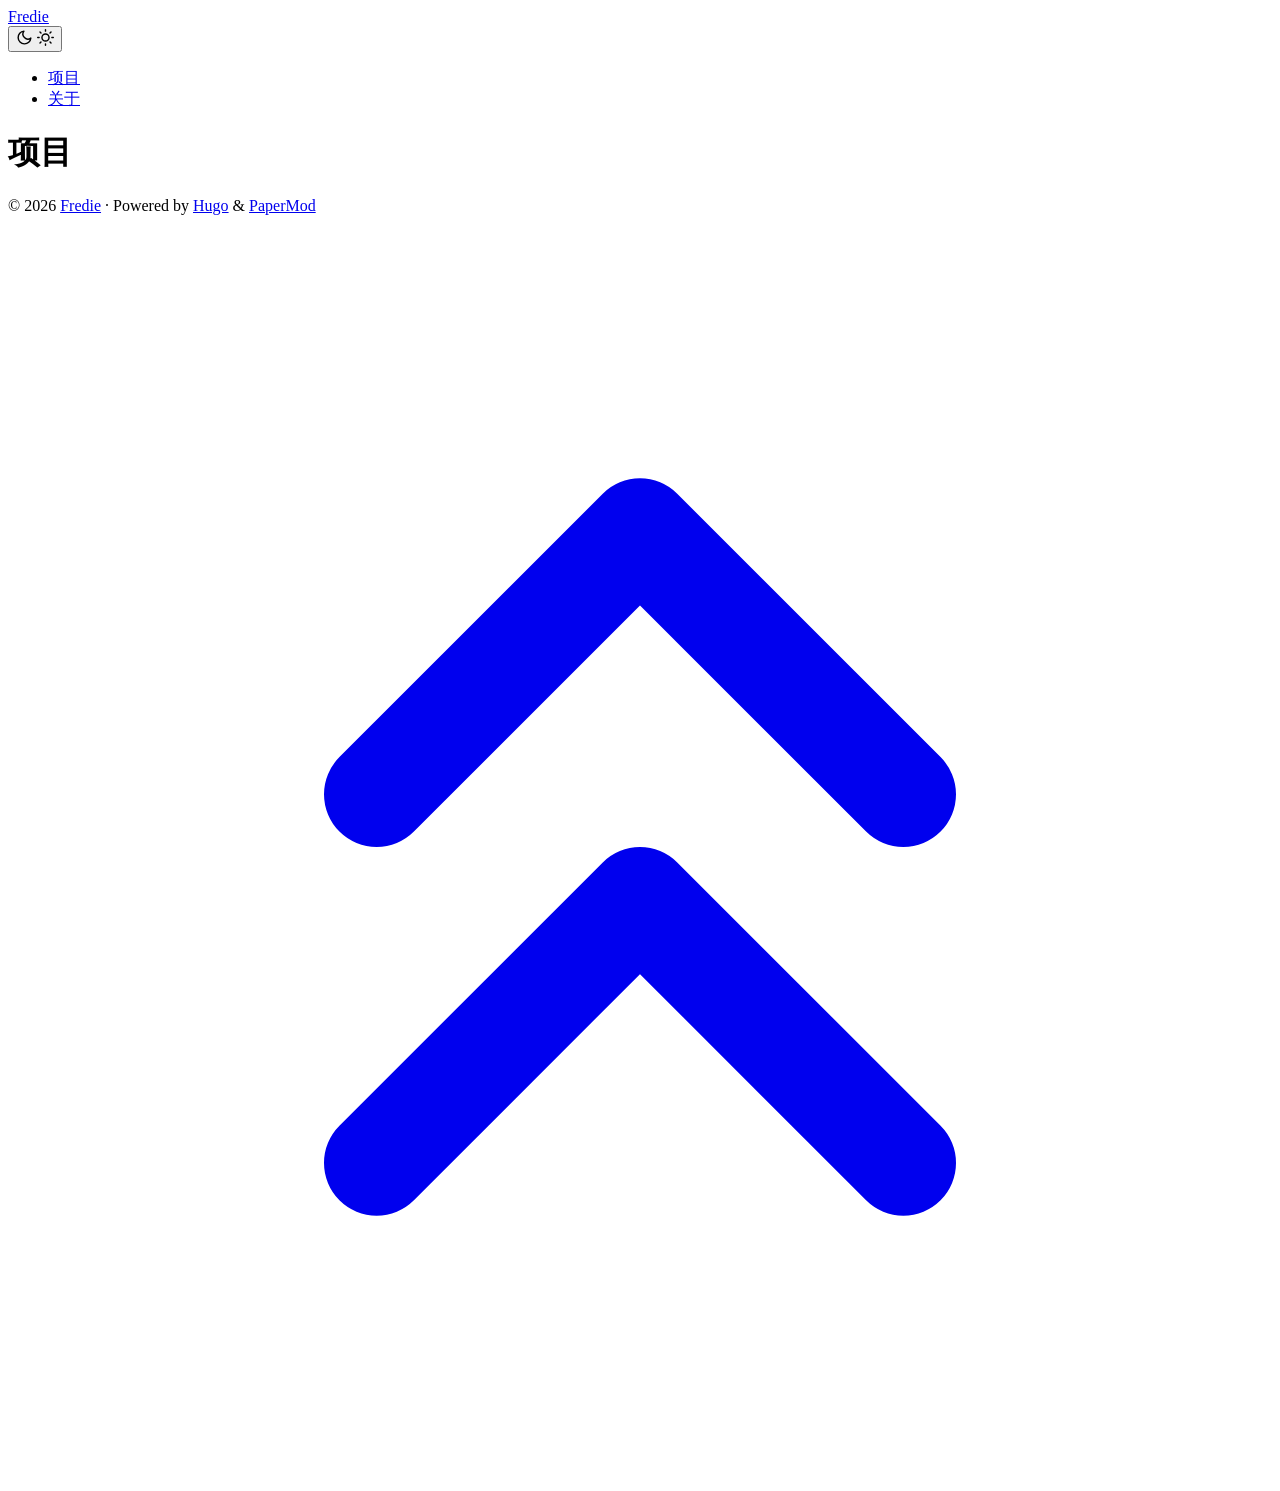
<file: projects/index.html>
<!DOCTYPE html>
<html lang="en" dir="auto" data-theme="auto">

<head><meta charset="utf-8">
<meta http-equiv="X-UA-Compatible" content="IE=edge">
<meta name="viewport" content="width=device-width, initial-scale=1, shrink-to-fit=no">
<meta name="robots" content="index, follow">
<title>项目 | Fredie</title>
<meta name="keywords" content="">
<meta name="description" content="projects">
<meta name="author" content="">
<link rel="canonical" href="https://fredie06.github.io/projects/">
<link crossorigin="anonymous" href="/assets/css/stylesheet.8ab4b6df9aad7bea036d27483b9cf50f148cd6ca8695cc272ac36bb64af10a7c.css" integrity="sha256-irS235qte&#43;oDbSdIO5z1DxSM1sqGlcwnKsNrtkrxCnw=" rel="preload stylesheet" as="style">
<link rel="icon" href="https://fredie06.github.io/favicon.ico">
<link rel="icon" type="image/png" sizes="16x16" href="https://fredie06.github.io/favicon-16x16.png">
<link rel="icon" type="image/png" sizes="32x32" href="https://fredie06.github.io/favicon-32x32.png">
<link rel="apple-touch-icon" href="https://fredie06.github.io/apple-touch-icon.png">
<link rel="mask-icon" href="https://fredie06.github.io/safari-pinned-tab.svg">
<meta name="theme-color" content="#2e2e33">
<meta name="msapplication-TileColor" content="#2e2e33">
<link rel="alternate" type="application/rss+xml" href="https://fredie06.github.io/projects/index.xml" title="rss">
<link rel="alternate" hreflang="en" href="https://fredie06.github.io/projects/">
<noscript>
    <style>
        #theme-toggle,
        .top-link {
            display: none;
        }

    </style>
    <style>
        @media (prefers-color-scheme: dark) {
            :root {
                --theme: rgb(29, 30, 32);
                --entry: rgb(46, 46, 51);
                --primary: rgb(218, 218, 219);
                --secondary: rgb(155, 156, 157);
                --tertiary: rgb(65, 66, 68);
                --content: rgb(196, 196, 197);
                --code-block-bg: rgb(46, 46, 51);
                --code-bg: rgb(55, 56, 62);
                --border: rgb(51, 51, 51);
                color-scheme: dark;
            }

            .list {
                background: var(--theme);
            }

            .toc {
                background: var(--entry);
            }
        }

    </style>
</noscript>
<script>
    if (localStorage.getItem("pref-theme") === "dark") {
        document.querySelector("html").dataset.theme = 'dark';
    } else if (localStorage.getItem("pref-theme") === "light") {
       document.querySelector("html").dataset.theme = 'light';
    } else if (window.matchMedia('(prefers-color-scheme: dark)').matches) {
        document.querySelector("html").dataset.theme = 'dark';
    } else {
        document.querySelector("html").dataset.theme = 'light';
    }

</script><meta property="og:url" content="https://fredie06.github.io/projects/">
  <meta property="og:site_name" content="Fredie">
  <meta property="og:title" content="项目">
  <meta property="og:description" content="projects">
  <meta property="og:locale" content="zh_cn">
  <meta property="og:type" content="website">

  <meta name="twitter:card" content="summary">
  <meta name="twitter:title" content="项目">
  <meta name="twitter:description" content="projects">


<script type="application/ld+json">
{
  "@context": "https://schema.org",
  "@type": "BreadcrumbList",
  "itemListElement": [
    {
      "@type": "ListItem",
      "position":  1 ,
      "name": "项目",
      "item": "https://fredie06.github.io/projects/"
    }
  ]
}
</script>
</head>
<body class="list" id="top">
    <header class="header">
    <nav class="header-nav">
        <div class="logo">
            <a href="https://fredie06.github.io/" accesskey="h" title="Fredie (Alt + H)">Fredie</a>
            <div class="logo-switches">
                <button id="theme-toggle" class="theme-toggle" accesskey="t" title="(Alt + T)" aria-label="Toggle theme">
                    <svg class="moon" xmlns="http://www.w3.org/2000/svg" width="17" height="17" viewBox="0 0 24 24"
                        fill="none" stroke="currentColor" stroke-width="2" stroke-linecap="round"
                        stroke-linejoin="round">
                        <path d="M21 12.79A9 9 0 1 1 11.21 3 7 7 0 0 0 21 12.79z"></path>
                    </svg>
                    <svg class="sun" xmlns="http://www.w3.org/2000/svg" width="17" height="17" viewBox="0 0 24 24"
                        fill="none" stroke="currentColor" stroke-width="2" stroke-linecap="round"
                        stroke-linejoin="round">
                        <circle cx="12" cy="12" r="5"></circle>
                        <line x1="12" y1="1" x2="12" y2="3"></line>
                        <line x1="12" y1="21" x2="12" y2="23"></line>
                        <line x1="4.22" y1="4.22" x2="5.64" y2="5.64"></line>
                        <line x1="18.36" y1="18.36" x2="19.78" y2="19.78"></line>
                        <line x1="1" y1="12" x2="3" y2="12"></line>
                        <line x1="21" y1="12" x2="23" y2="12"></line>
                        <line x1="4.22" y1="19.78" x2="5.64" y2="18.36"></line>
                        <line x1="18.36" y1="5.64" x2="19.78" y2="4.22"></line>
                    </svg>
                </button>
            </div>
        </div>
        <ul id="menu" class="menu">
            <li>
                <a href="https://fredie06.github.io/projects/" title="项目">
                    <span class="active">项目</span>
                </a>
            </li>
            <li>
                <a href="https://fredie06.github.io/about/" title="关于">
                    <span>关于</span>
                </a>
            </li>
        </ul>
    </nav>
</header>
<main class="main">

<header class="page-header">
  <h1>
    项目
  </h1>
</header>
    </main>
    
<footer class="footer">
        <span>&copy; 2026 <a href="https://fredie06.github.io/">Fredie</a></span> · 

    
    
    <span>
        Powered by
        <a href="https://gohugo.io/?utm_source=papermod" rel="noopener" target="_blank">Hugo</a> &
        <a href="https://github.com/adityatelange/hugo-PaperMod/" rel="noopener" target="_blank">PaperMod</a>
    </span>
</footer>
<a href="#top" id="top-link" class="top-link hidden" aria-label="go to top" title="Go to Top (Alt + G)" accesskey="g">
    <svg xmlns="http://www.w3.org/2000/svg" viewBox="0 0 24 24" fill="none" stroke="currentColor" stroke-width="2"
        stroke-linecap="round" stroke-linejoin="round" class="feather feather-chevrons-up">
        <polyline points="17 11 12 6 7 11"></polyline>
        <polyline points="17 18 12 13 7 18"></polyline>
    </svg>
</a>

<script>
    let menu = document.getElementById('menu');
    if (menu) {
        
        const scrollPosition = localStorage.getItem("menu-scroll-position");
        if (scrollPosition) {
            menu.scrollLeft = parseInt(scrollPosition, 10);
        }
        
        menu.onscroll = function () {
            localStorage.setItem("menu-scroll-position", menu.scrollLeft);
        }
    }

    document.querySelectorAll('a[href^="#"]').forEach(anchor => {
        anchor.addEventListener("click", function (e) {
            e.preventDefault();
            var id = this.getAttribute("href").substr(1);
            if (!window.matchMedia('(prefers-reduced-motion: reduce)').matches) {
                document.querySelector(`[id='${decodeURIComponent(id)}']`).scrollIntoView({
                    behavior: "smooth"
                });
            } else {
                document.querySelector(`[id='${decodeURIComponent(id)}']`).scrollIntoView();
            }
            if (id === "top") {
                history.replaceState(null, null, " ");
            } else {
                history.pushState(null, null, `#${id}`);
            }
        });
    });

</script>
<script>
    var toplink = document.getElementById("top-link");
    window.onscroll = function () {
        const scrollThreshold = window.innerHeight;
        if (document.body.scrollTop > scrollThreshold || document.documentElement.scrollTop > scrollThreshold) {
            toplink.classList.remove("hidden");
        } else {
            toplink.classList.add("hidden");
        }
    };

</script>
<script>
    document.getElementById("theme-toggle").addEventListener("click", () => {
        const html = document.querySelector("html");
        if (html.dataset.theme === "dark") {
            html.dataset.theme = 'light';
            localStorage.setItem("pref-theme", 'light');
        } else {
            html.dataset.theme = 'dark';
            localStorage.setItem("pref-theme", 'dark');
        }
    })

</script>
</body>

</html>
</file>
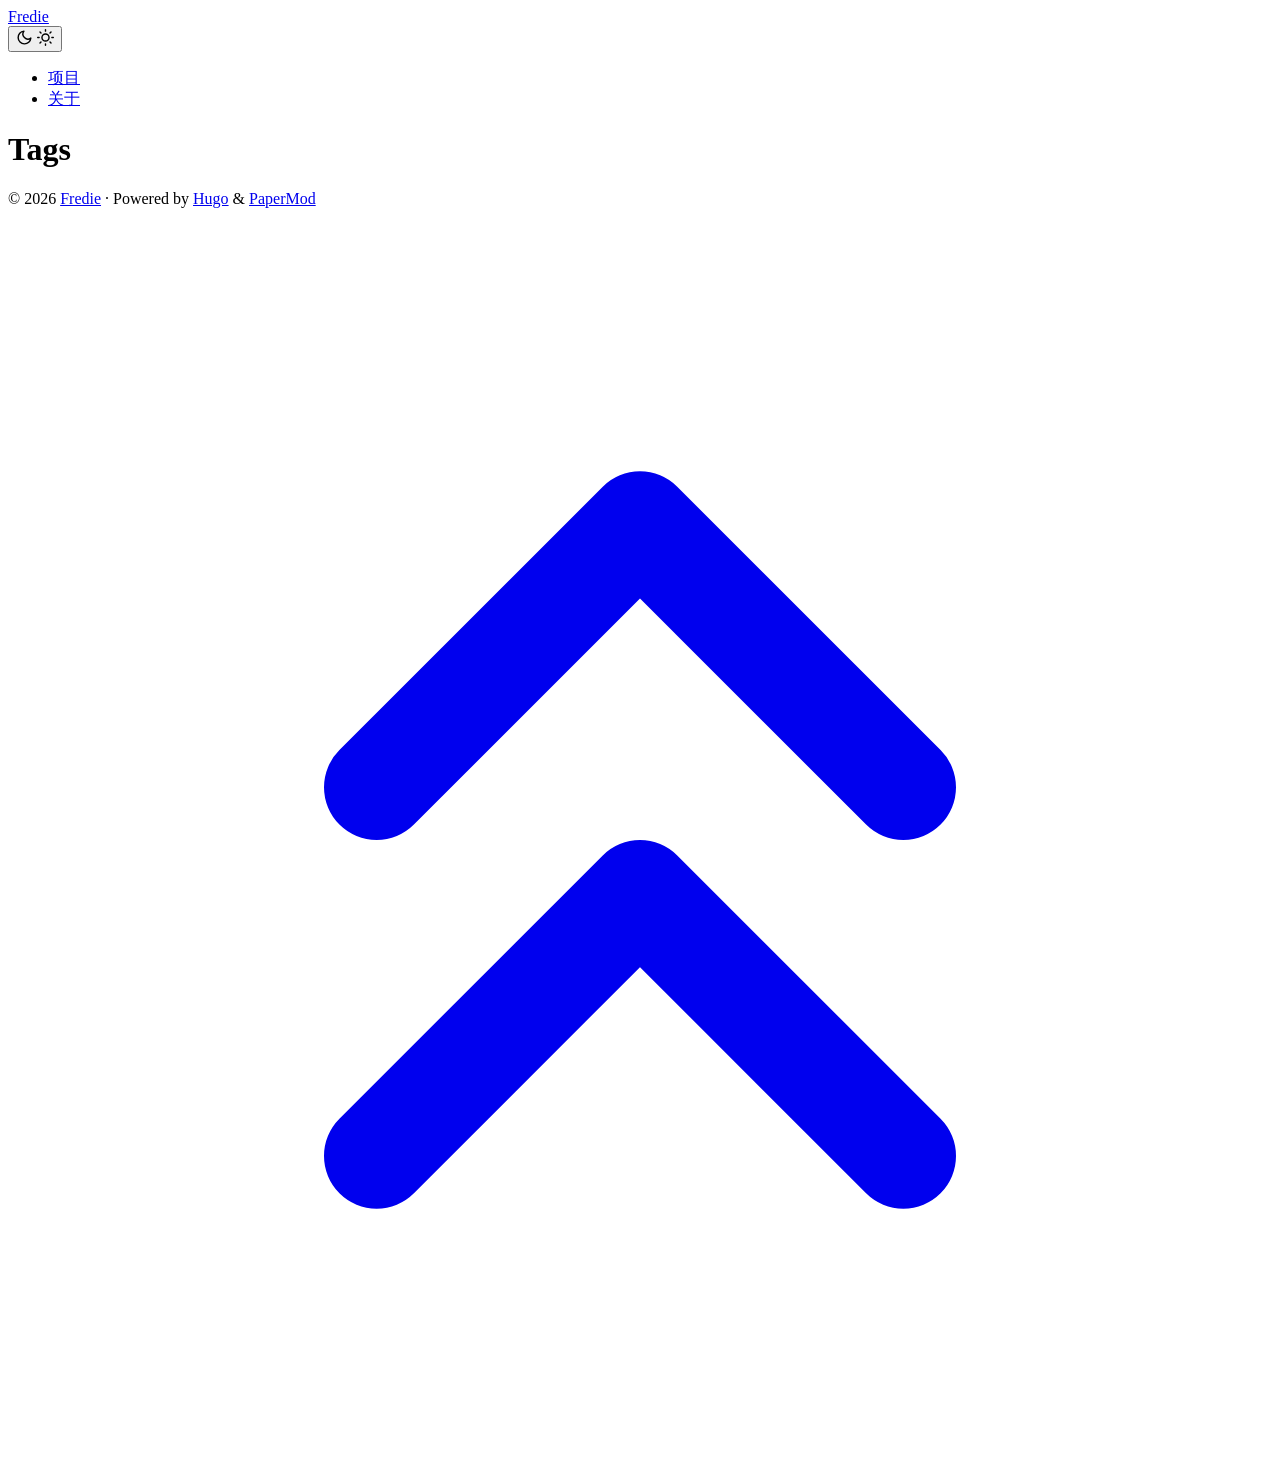
<file: tags/index.html>
<!DOCTYPE html>
<html lang="en" dir="auto" data-theme="auto">

<head><meta charset="utf-8">
<meta http-equiv="X-UA-Compatible" content="IE=edge">
<meta name="viewport" content="width=device-width, initial-scale=1, shrink-to-fit=no">
<meta name="robots" content="index, follow">
<title>Tags | Fredie</title>
<meta name="keywords" content="">
<meta name="description" content="">
<meta name="author" content="">
<link rel="canonical" href="https://fredie06.github.io/tags/">
<link crossorigin="anonymous" href="/assets/css/stylesheet.8ab4b6df9aad7bea036d27483b9cf50f148cd6ca8695cc272ac36bb64af10a7c.css" integrity="sha256-irS235qte&#43;oDbSdIO5z1DxSM1sqGlcwnKsNrtkrxCnw=" rel="preload stylesheet" as="style">
<link rel="icon" href="https://fredie06.github.io/favicon.ico">
<link rel="icon" type="image/png" sizes="16x16" href="https://fredie06.github.io/favicon-16x16.png">
<link rel="icon" type="image/png" sizes="32x32" href="https://fredie06.github.io/favicon-32x32.png">
<link rel="apple-touch-icon" href="https://fredie06.github.io/apple-touch-icon.png">
<link rel="mask-icon" href="https://fredie06.github.io/safari-pinned-tab.svg">
<meta name="theme-color" content="#2e2e33">
<meta name="msapplication-TileColor" content="#2e2e33">
<link rel="alternate" type="application/rss+xml" href="https://fredie06.github.io/tags/index.xml" title="rss">
<link rel="alternate" hreflang="en" href="https://fredie06.github.io/tags/">
<noscript>
    <style>
        #theme-toggle,
        .top-link {
            display: none;
        }

    </style>
    <style>
        @media (prefers-color-scheme: dark) {
            :root {
                --theme: rgb(29, 30, 32);
                --entry: rgb(46, 46, 51);
                --primary: rgb(218, 218, 219);
                --secondary: rgb(155, 156, 157);
                --tertiary: rgb(65, 66, 68);
                --content: rgb(196, 196, 197);
                --code-block-bg: rgb(46, 46, 51);
                --code-bg: rgb(55, 56, 62);
                --border: rgb(51, 51, 51);
                color-scheme: dark;
            }

            .list {
                background: var(--theme);
            }

            .toc {
                background: var(--entry);
            }
        }

    </style>
</noscript>
<script>
    if (localStorage.getItem("pref-theme") === "dark") {
        document.querySelector("html").dataset.theme = 'dark';
    } else if (localStorage.getItem("pref-theme") === "light") {
       document.querySelector("html").dataset.theme = 'light';
    } else if (window.matchMedia('(prefers-color-scheme: dark)').matches) {
        document.querySelector("html").dataset.theme = 'dark';
    } else {
        document.querySelector("html").dataset.theme = 'light';
    }

</script><meta property="og:url" content="https://fredie06.github.io/tags/">
  <meta property="og:site_name" content="Fredie">
  <meta property="og:title" content="Tags">
  <meta property="og:locale" content="zh_cn">
  <meta property="og:type" content="website">

  <meta name="twitter:card" content="summary">
  <meta name="twitter:title" content="Tags">

</head>
<body class="list" id="top">
    <header class="header">
    <nav class="header-nav">
        <div class="logo">
            <a href="https://fredie06.github.io/" accesskey="h" title="Fredie (Alt + H)">Fredie</a>
            <div class="logo-switches">
                <button id="theme-toggle" class="theme-toggle" accesskey="t" title="(Alt + T)" aria-label="Toggle theme">
                    <svg class="moon" xmlns="http://www.w3.org/2000/svg" width="17" height="17" viewBox="0 0 24 24"
                        fill="none" stroke="currentColor" stroke-width="2" stroke-linecap="round"
                        stroke-linejoin="round">
                        <path d="M21 12.79A9 9 0 1 1 11.21 3 7 7 0 0 0 21 12.79z"></path>
                    </svg>
                    <svg class="sun" xmlns="http://www.w3.org/2000/svg" width="17" height="17" viewBox="0 0 24 24"
                        fill="none" stroke="currentColor" stroke-width="2" stroke-linecap="round"
                        stroke-linejoin="round">
                        <circle cx="12" cy="12" r="5"></circle>
                        <line x1="12" y1="1" x2="12" y2="3"></line>
                        <line x1="12" y1="21" x2="12" y2="23"></line>
                        <line x1="4.22" y1="4.22" x2="5.64" y2="5.64"></line>
                        <line x1="18.36" y1="18.36" x2="19.78" y2="19.78"></line>
                        <line x1="1" y1="12" x2="3" y2="12"></line>
                        <line x1="21" y1="12" x2="23" y2="12"></line>
                        <line x1="4.22" y1="19.78" x2="5.64" y2="18.36"></line>
                        <line x1="18.36" y1="5.64" x2="19.78" y2="4.22"></line>
                    </svg>
                </button>
            </div>
        </div>
        <ul id="menu" class="menu">
            <li>
                <a href="https://fredie06.github.io/projects/" title="项目">
                    <span>项目</span>
                </a>
            </li>
            <li>
                <a href="https://fredie06.github.io/about/" title="关于">
                    <span>关于</span>
                </a>
            </li>
        </ul>
    </nav>
</header>
<main class="main">
<header class="page-header">
    <h1>Tags</h1>
</header>

<ul class="terms-tags">
</ul>
    </main>
    
<footer class="footer">
        <span>&copy; 2026 <a href="https://fredie06.github.io/">Fredie</a></span> · 

    
    
    <span>
        Powered by
        <a href="https://gohugo.io/?utm_source=papermod" rel="noopener" target="_blank">Hugo</a> &
        <a href="https://github.com/adityatelange/hugo-PaperMod/" rel="noopener" target="_blank">PaperMod</a>
    </span>
</footer>
<a href="#top" id="top-link" class="top-link hidden" aria-label="go to top" title="Go to Top (Alt + G)" accesskey="g">
    <svg xmlns="http://www.w3.org/2000/svg" viewBox="0 0 24 24" fill="none" stroke="currentColor" stroke-width="2"
        stroke-linecap="round" stroke-linejoin="round" class="feather feather-chevrons-up">
        <polyline points="17 11 12 6 7 11"></polyline>
        <polyline points="17 18 12 13 7 18"></polyline>
    </svg>
</a>

<script>
    let menu = document.getElementById('menu');
    if (menu) {
        
        const scrollPosition = localStorage.getItem("menu-scroll-position");
        if (scrollPosition) {
            menu.scrollLeft = parseInt(scrollPosition, 10);
        }
        
        menu.onscroll = function () {
            localStorage.setItem("menu-scroll-position", menu.scrollLeft);
        }
    }

    document.querySelectorAll('a[href^="#"]').forEach(anchor => {
        anchor.addEventListener("click", function (e) {
            e.preventDefault();
            var id = this.getAttribute("href").substr(1);
            if (!window.matchMedia('(prefers-reduced-motion: reduce)').matches) {
                document.querySelector(`[id='${decodeURIComponent(id)}']`).scrollIntoView({
                    behavior: "smooth"
                });
            } else {
                document.querySelector(`[id='${decodeURIComponent(id)}']`).scrollIntoView();
            }
            if (id === "top") {
                history.replaceState(null, null, " ");
            } else {
                history.pushState(null, null, `#${id}`);
            }
        });
    });

</script>
<script>
    var toplink = document.getElementById("top-link");
    window.onscroll = function () {
        const scrollThreshold = window.innerHeight;
        if (document.body.scrollTop > scrollThreshold || document.documentElement.scrollTop > scrollThreshold) {
            toplink.classList.remove("hidden");
        } else {
            toplink.classList.add("hidden");
        }
    };

</script>
<script>
    document.getElementById("theme-toggle").addEventListener("click", () => {
        const html = document.querySelector("html");
        if (html.dataset.theme === "dark") {
            html.dataset.theme = 'light';
            localStorage.setItem("pref-theme", 'light');
        } else {
            html.dataset.theme = 'dark';
            localStorage.setItem("pref-theme", 'dark');
        }
    })

</script>
</body>

</html>
</file>
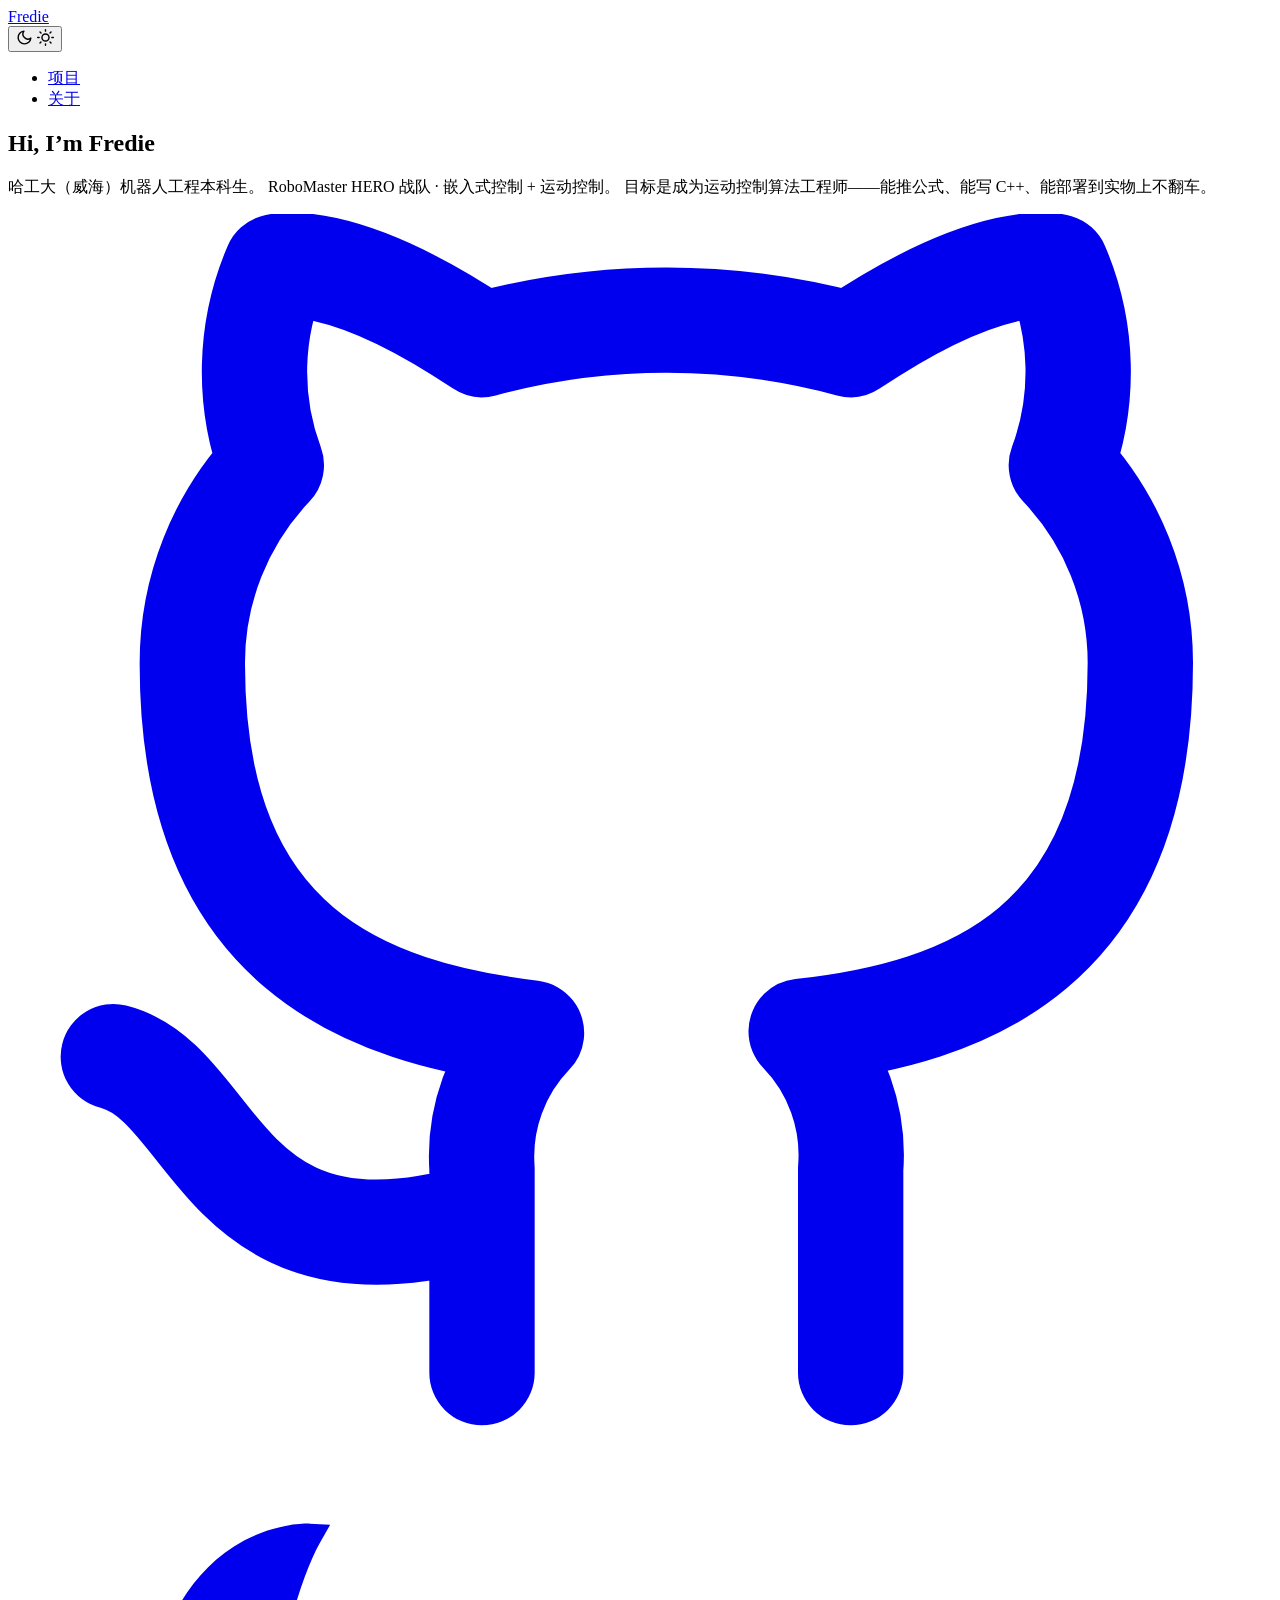
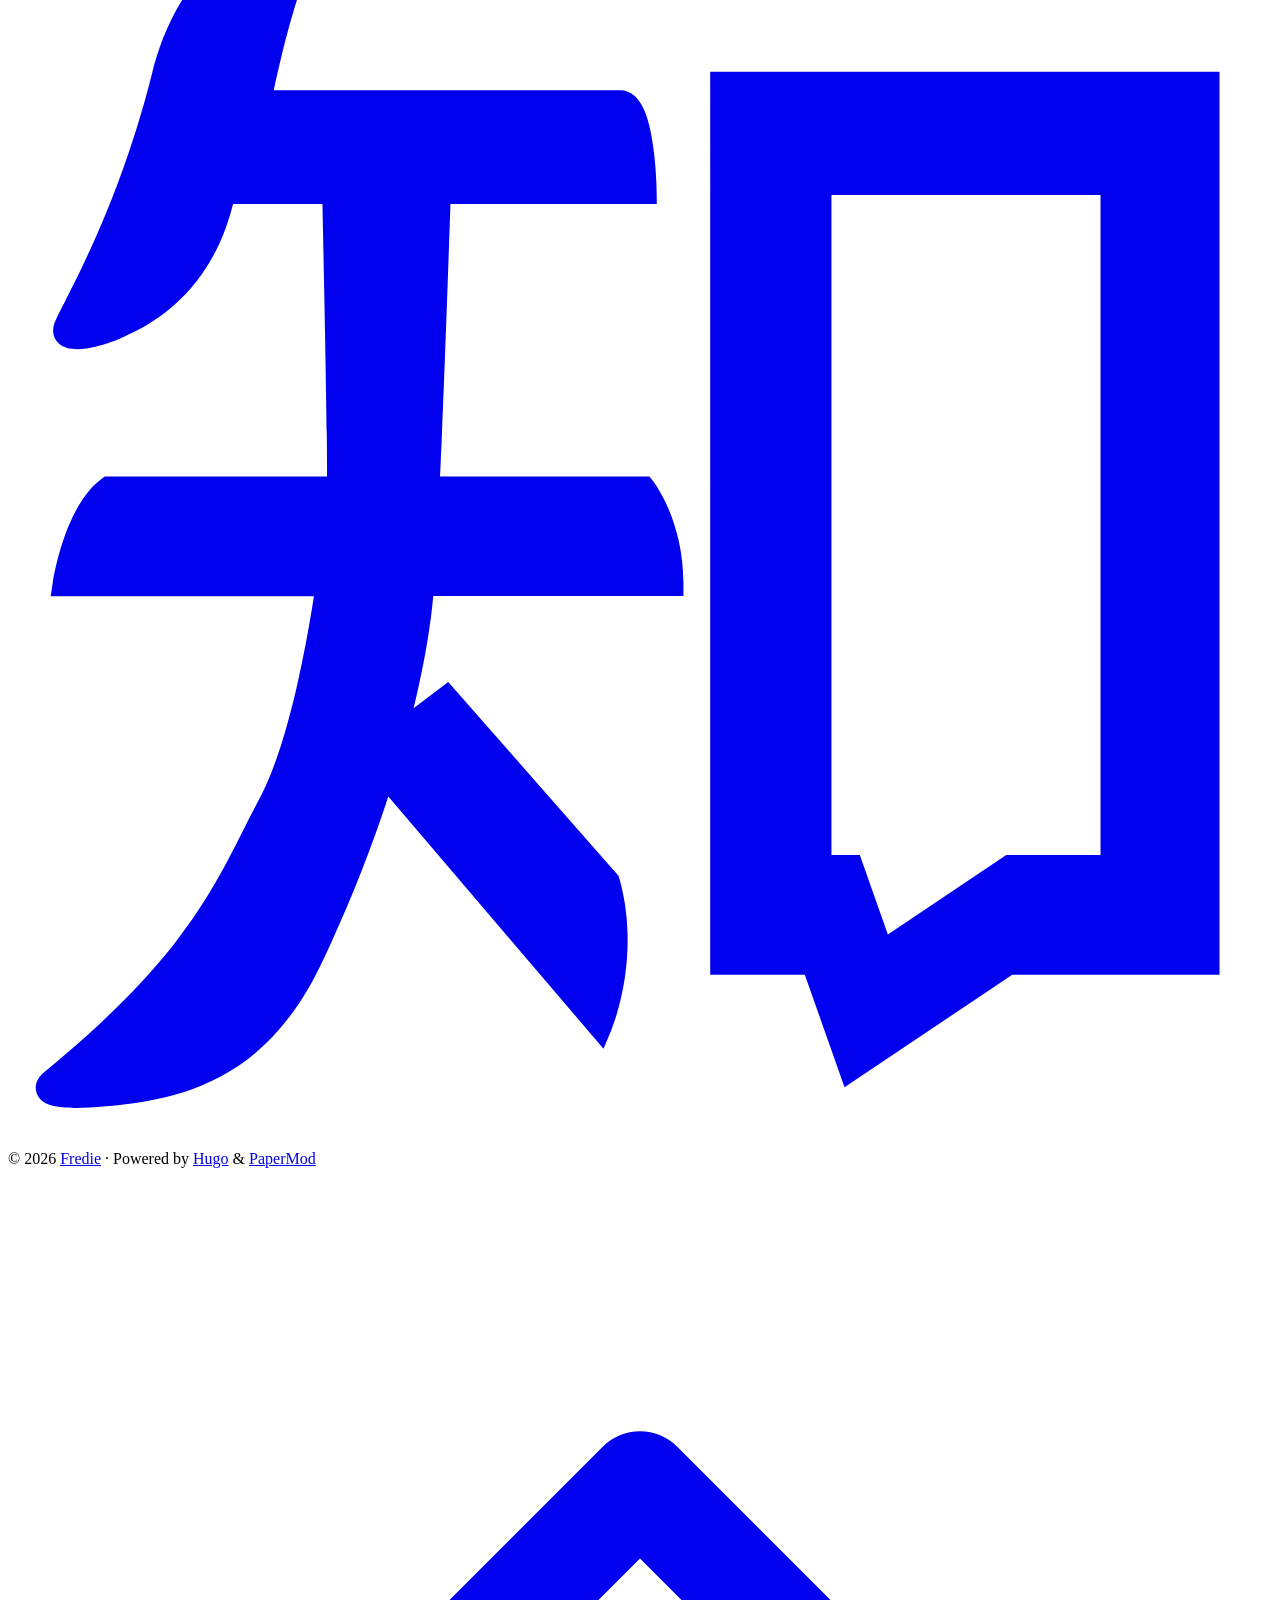
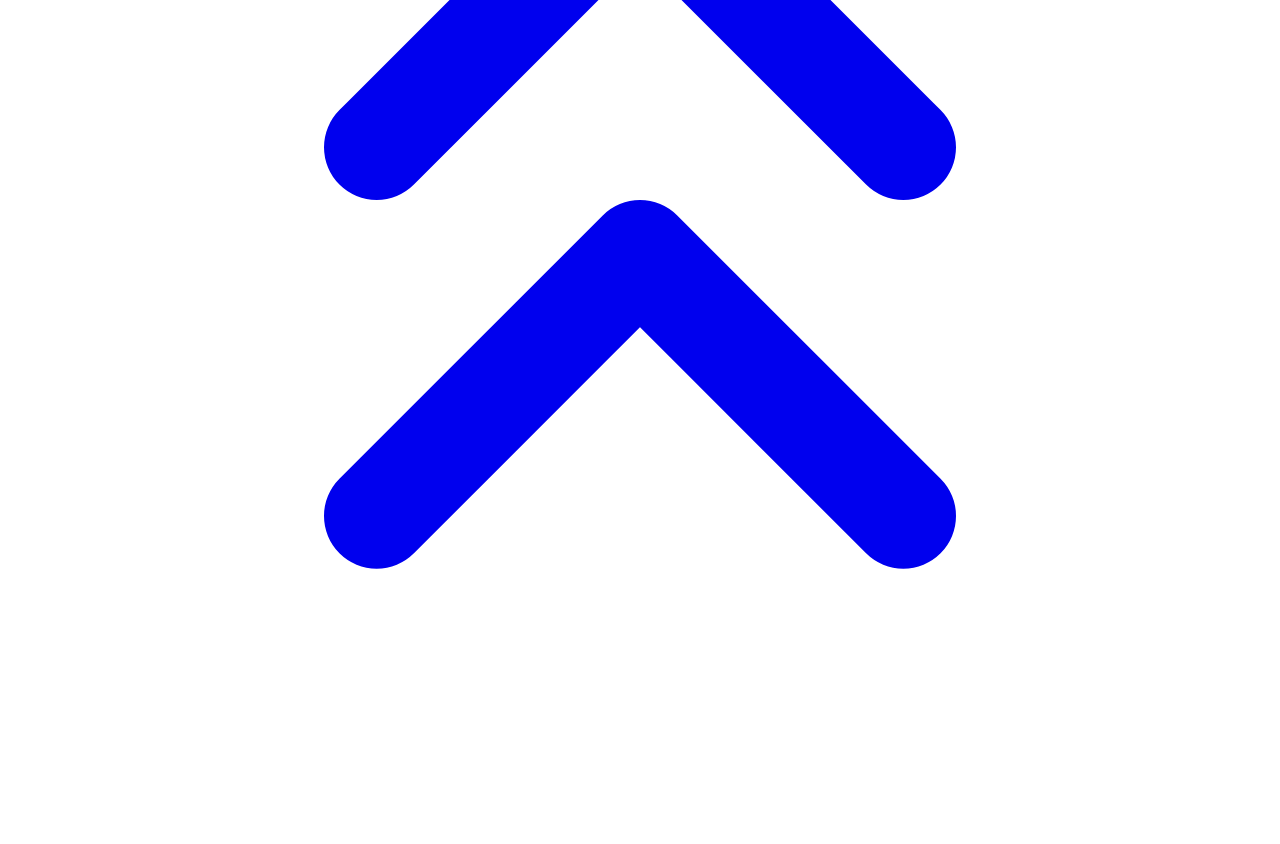
<file: page/1/index.html>
<!DOCTYPE html>
<html lang="zh-cn">
  <head>
    <title>https://fredie06.github.io/</title>
    <link rel="canonical" href="https://fredie06.github.io/">
    <meta charset="utf-8">
    <meta http-equiv="refresh" content="0; url=https://fredie06.github.io/">
  </head>
</html>
</file>
<file: assets/css/stylesheet.8ab4b6df9aad7bea036d27483b9cf50f148cd6ca8695cc272ac36bb64af10a7c.css>
/*
  PaperMod v8+
  License: MIT https://github.com/adityatelange/hugo-PaperMod/blob/master/LICENSE
  Copyright (c) 2020 nanxiaobei and adityatelange
  Copyright (c) 2021-2026 adityatelange
*/
:root{--gap:24px;--content-gap:20px;--nav-width:1024px;--main-width:720px;--header-height:60px;--footer-height:60px;--radius:8px;--theme:rgb(255, 255, 255);--entry:rgb(255, 255, 255);--primary:rgb(30, 30, 30);--secondary:rgb(108, 108, 108);--tertiary:rgb(214, 214, 214);--content:rgb(31, 31, 31);--code-block-bg:rgb(28, 29, 33);--code-bg:rgb(245, 245, 245);--border:rgb(238, 238, 238);color-scheme:light}:root[data-theme=dark]{--theme:rgb(29, 30, 32);--entry:rgb(46, 46, 51);--primary:rgb(218, 218, 219);--secondary:rgb(155, 156, 157);--tertiary:rgb(65, 66, 68);--content:rgb(196, 196, 197);--code-block-bg:rgb(46, 46, 51);--code-bg:rgb(55, 56, 62);--border:rgb(51, 51, 51);color-scheme:dark}.list{background:var(--code-bg)}[data-theme=dark] .list{background:var(--theme)}*,::after,::before{box-sizing:border-box}html{-webkit-tap-highlight-color:transparent;overflow-y:scroll;-webkit-text-size-adjust:100%;text-size-adjust:100%}a,button,body,h1,h2,h3,h4,h5,h6{color:var(--primary)}body{font-family:-apple-system,BlinkMacSystemFont,segoe ui,Roboto,Oxygen,Ubuntu,Cantarell,open sans,helvetica neue,sans-serif;font-size:18px;line-height:1.6;word-break:break-word;background:var(--theme)}article,aside,figcaption,figure,footer,header,hgroup,main,nav,section,table{display:block}h1,h2,h3,h4,h5,h6{line-height:1.2}h1,h2,h3,h4,h5,h6,p{margin-top:0;margin-bottom:0}ul{padding:0}a{text-decoration:none}body,figure,ul{margin:0}table{width:100%;border-collapse:collapse;border-spacing:0;overflow-x:auto;word-break:keep-all}button,input,textarea{padding:0;font:inherit;background:0 0;border:0}input,textarea{outline:0}button,input[type=button],input[type=submit]{cursor:pointer}input:-webkit-autofill,textarea:-webkit-autofill{box-shadow:0 0 0 50px var(--theme)inset}img{display:block;max-width:100%}.not-found{position:absolute;left:0;right:0;display:flex;align-items:center;justify-content:center;height:80%;font-size:160px;font-weight:700}.archive-posts{width:100%;font-size:16px}.archive-year{margin-top:40px}.archive-year:not(:last-of-type){border-bottom:2px solid var(--border)}.archive-month{display:flex;align-items:flex-start;padding:10px 0}.archive-month-header{margin:25px 0;width:200px}.archive-month:not(:last-of-type){border-bottom:1px solid var(--border)}.archive-entry{position:relative;padding:5px;margin:10px 0}.archive-entry-title{margin:5px 0;font-weight:400}.archive-count,.archive-meta{color:var(--secondary);font-size:14px}.footer,.top-link{font-size:12px;color:var(--secondary)}.footer{max-width:calc(var(--main-width) + var(--gap) * 2);margin:auto;padding:calc((var(--footer-height) - var(--gap))/2)var(--gap);text-align:center;line-height:24px}.footer span{margin-inline-start:1px;margin-inline-end:1px}.footer span:last-child{white-space:nowrap}.footer a{color:inherit;text-underline-offset:.25rem;text-decoration:underline}.top-link{position:fixed;bottom:4rem;right:2rem;z-index:99;background:var(--tertiary);width:2.5rem;height:2.5rem;padding:10px;border-radius:64px;transition:visibility .3s,opacity .3s cubic-bezier(.4,0,1,1)}.hidden{visibility:hidden;opacity:0}.top-link,.top-link svg{filter:drop-shadow(0 0 0 var(--theme))}.footer a:hover,.top-link:hover{color:var(--primary)}.header-nav{display:flex;flex-wrap:wrap;justify-content:space-between;max-width:calc(var(--nav-width) + var(--gap) * 2);margin:auto;line-height:var(--header-height);padding:0 var(--gap);column-gap:var(--gap)}.header-nav a{display:block}.logo,.menu{display:flex}.logo{align-items:center;column-gap:.55rem;flex-wrap:wrap}.logo a{font-size:24px;font-weight:700;display:flex;align-items:center;column-gap:.55rem}.logo a img,.logo a svg{pointer-events:none;border-radius:6px}.theme-toggle{padding:0 .4rem}[data-theme=dark] .moon{display:none}[data-theme=light] .sun{display:none}.logo-switches{display:inline-flex;gap:.4rem;align-items:inherit;min-height:stretch;flex-wrap:inherit}.logo-switches>*{min-height:inherit;align-items:center;display:inline-flex}.nav-sep{color:var(--secondary)}.lang-menu *{display:inherit;min-height:inherit;align-items:inherit}.lang-menu a{font-size:1rem;font-weight:500;padding:0 .4rem;display:inline-flex}.menu{list-style:none;word-break:keep-all;overflow-x:auto;white-space:nowrap;column-gap:var(--gap)}.menu a{font-size:16px}.menu .active{font-weight:500;text-decoration:underline;text-underline-offset:.3rem;text-decoration-thickness:2px}.main{position:relative;min-height:calc(100vh - var(--header-height) - var(--footer-height));max-width:calc(var(--main-width) + var(--gap) * 2);margin:auto;padding:var(--gap)}.page-header h1{font-size:40px}.pagination{display:flex}.pagination a{color:var(--theme);font-size:13px;line-height:36px;background:var(--primary);border-radius:calc(36px/2);padding:0 16px}.pagination .next{margin-inline-start:auto}.social-icons a{display:inline-flex;padding:10px}.social-icons a svg{height:26px;width:26px}code{direction:ltr}div.highlight,pre{position:relative}.copy-code{display:none;position:absolute;top:4px;right:4px;color:rgba(255,255,255,.8);background:rgba(78,78,78,.8);border-radius:var(--radius);padding:0 5px;font-size:14px;user-select:none}div.highlight:hover .copy-code,pre:hover .copy-code{display:block}.md-content h3,.md-content h4,.md-content h5,.md-content h6{margin:24px 0 16px}.md-content h1{margin:40px auto 32px;font-size:40px}.md-content h2{margin:32px auto 24px;font-size:32px}.md-content h3{font-size:24px}.md-content h4{font-size:16px}.md-content h5{font-size:14px}.md-content h6{font-size:12px}.md-content a:not(.anchor){text-underline-offset:.3rem;text-decoration:underline}.md-content del{text-decoration:line-through}.md-content dl:not(:last-child),.md-content ol:not(:last-child),.md-content p:not(:last-child),.md-content figure:not(:last-child),.md-content ul:not(:last-child){margin-bottom:var(--content-gap)}.md-content ol,.md-content ul{padding-inline-start:1.25rem}.md-content li{margin-top:.3rem}.md-content li p{margin-bottom:0}.md-content dl{display:flex;flex-wrap:wrap;margin:0}.md-content dt{width:25%;font-weight:700}.md-content dd{width:75%;margin-inline-start:0;padding-inline-start:10px}.md-content dd~dd,.md-content dt~dt{margin-top:10px}.md-content table{margin-bottom:var(--content-gap)}.md-content table th,.md-content table:not(.highlighttable,.highlight table,.gist .highlight) td{min-width:80px;padding:6px 13px;line-height:1.5;border:1px solid var(--border)}.md-content table th{text-align:start}.md-content table:not(.highlighttable) td code:only-child{margin:auto 0}.md-content .highlight table{border-radius:var(--radius)}.md-content .highlight:not(table){margin-bottom:var(--content-gap);background:var(--code-block-bg)!important;border-radius:var(--radius);direction:ltr}.md-content li>.highlight{margin-inline-end:0}.md-content ul pre{margin-inline-start:calc(var(--gap) * -2)}.md-content .highlight pre{margin:0}.md-content .highlighttable{table-layout:fixed}.md-content .highlighttable td:first-child{width:40px}.md-content .highlighttable td .linenodiv{padding-inline-end:0!important}.md-content .highlighttable td .highlight,.md-content .highlighttable td .linenodiv pre{margin-bottom:0}.post-content code{padding:.2rem .3rem;font-size:.78em;line-height:1.5;background:var(--code-bg);border-radius:.2rem}.md-content pre code{display:grid;margin:auto 0;padding:10px;color:#d5d5d6;background:var(--code-block-bg)!important;border-radius:var(--radius);overflow-x:auto;word-break:break-all}.md-content blockquote{margin:1rem 0;padding-inline-start:1rem;border-inline-start:.3rem solid var(--content)}.md-content hr{margin:30px 0;height:2px;background:var(--tertiary);border:0}.md-content iframe{max-width:100%}.md-content img{border-radius:var(--radius);margin:1rem 0}.md-content img[src*="#center"]{margin:1rem auto}.md-content figure.align-center{text-align:center}.md-content figure>figcaption{color:var(--primary);font-size:16px;font-weight:700;margin:8px 0 16px}.md-content figure>figcaption>p{color:var(--secondary);font-size:14px;font-weight:400}.md-content h1:hover .anchor,.md-content h2:hover .anchor,.md-content h3:hover .anchor,.md-content h4:hover .anchor,.md-content h5:hover .anchor,.md-content h6:hover .anchor{display:inline-flex;color:var(--secondary);margin-inline-start:.5em;font-weight:500;user-select:none}.anchor:hover{color:var(--content)!important}.md-content img.in-text{display:inline;margin:auto}mark{border-radius:2px;padding:0 2px}audio{display:block;width:100%;border:1px solid var(--border);border-radius:var(--radius);overflow:hidden;height:2.5rem;margin-bottom:var(--content-gap)}audio::-webkit-media-controls-enclosure{border-radius:0}video{border:1px solid var(--code-bg);border-radius:var(--radius);max-width:100%}.first-entry{position:relative;display:flex;flex-direction:column;justify-content:center;min-height:320px;margin:var(--gap)0 calc(var(--gap) * 2)}.first-entry .entry-header{overflow:hidden;display:-webkit-box;-webkit-box-orient:vertical;-webkit-line-clamp:3}.first-entry .entry-header h1{font-size:34px;line-height:1.3}.first-entry .entry-header h2{font-size:40px}.first-entry .entry-content{margin:14px 0;font-size:16px;-webkit-line-clamp:3}.first-entry .entry-footer{font-size:14px}.home-info .entry-content{--content-gap:0.5rem;-webkit-line-clamp:unset;margin:0}.home-info .social-icons a:first-of-type{padding-inline-start:0}.post-entry{position:relative;margin-bottom:var(--gap);padding:var(--gap);background:var(--entry);border-radius:var(--radius);transition:transform .25s ease;border:1px solid var(--border)}.post-entry:hover,.post-entry:focus-within{transform:translateY(-2px);border-color:var(--tertiary)}.tag-entry .entry-cover{display:none}.entry-header h2{font-size:24px;line-height:1.3}.entry-content{margin:8px 0;color:var(--secondary);font-size:14px;line-height:1.6;overflow:hidden;display:-webkit-box;-webkit-box-orient:vertical;-webkit-line-clamp:2}.home-info .entry-content p{margin-block-start:1em;margin-block-end:1em}.entry-footer{color:var(--secondary);font-size:13px}.entry-link{position:absolute;left:0;right:0;top:0;bottom:0;border-radius:var(--radius)}.entry-hint{color:var(--secondary)}.entry-hint-parent{display:flex;justify-content:space-between}.entry-cover{font-size:14px;margin-bottom:var(--gap);text-align:center;display:flex;flex-direction:column;gap:.5rem}.entry-cover img{border-radius:var(--radius);width:100%;height:auto}.entry-cover a{text-underline-offset:.3rem;text-decoration:underline}.page-header,.post-header{margin:24px auto var(--content-gap)}.post-title{font-size:40px}.post-description{margin-top:10px}.post-meta{margin-top:5px}.post-meta,.breadcrumbs{color:var(--secondary);font-size:14px}.breadcrumbs{display:flex;flex-wrap:wrap;align-items:center;gap:.2rem}.breadcrumbs a{font-size:16px}.breadcrumbs svg{height:1em}.i18n_list{display:inline-flex}.post-meta .i18n_list li{list-style:none;margin:auto 3px}.post-meta a,.toc a:hover{text-underline-offset:.3rem;text-decoration:underline}.post-meta a{color:var(--secondary);text-decoration-style:dotted}details.toc{margin-bottom:var(--content-gap);background:var(--code-bg);border-radius:var(--radius);border:1px solid var(--border)}[data-theme=dark] details.toc{background:var(--entry)}details.toc summary{padding:.3rem 1.2rem;border-radius:var(--radius)}details summary{cursor:pointer;display:list-item;width:100%;margin-inline-start:0;user-select:none}details .title{display:inline;font-weight:500;margin-inline-start:.2rem}details{interpolate-size:allow-keywords}details::details-content{height:0;opacity:0;overflow:clip;transition:height 150ms ease,opacity 150ms ease,content-visibility 150ms allow-discrete}details[open]::details-content{height:auto;opacity:1}details .inner{margin:0 2.4rem;padding-bottom:.6rem}details li ul{margin-inline-start:var(--gap)}.post-content{color:var(--content);margin:30px 0}.post-footer{margin-top:var(--content-gap)}.post-footer>*{margin-bottom:10px}.post-tags{display:flex;flex-wrap:wrap;gap:10px}.post-tags li{display:inline-block}.post-tags a,.share-buttons,.paginav{border-radius:var(--radius);background:var(--code-bg);border:1px solid var(--border)}.post-tags a{display:block;padding:0 14px;color:var(--secondary);font-size:14px;line-height:34px;background:var(--code-bg)}.post-tags a:hover,.paginav a:hover{background:var(--border)}.share-buttons{padding:10px;display:flex;justify-content:center;overflow-x:auto;gap:10px}.share-buttons li,.share-buttons a{display:inline-flex}.share-buttons a:not(:last-of-type){margin-inline-end:12px}.paginav{display:flex;line-height:1.2}.paginav .title{letter-spacing:1px;text-transform:uppercase;font-size:.8rem;color:var(--secondary)}.paginav a{width:50%;display:flex;flex-direction:column;gap:.5rem;padding:.8rem;border-radius:var(--radius)}.paginav span:hover:not(.title){text-underline-offset:.2rem;text-decoration:underline}.paginav .next{margin-inline-start:auto;text-align:right}[dir=rtl] .paginav .next{text-align:left}h1>a>svg{display:inline}.buttons,.main .profile{display:flex;justify-content:center}.main .profile{align-items:center;min-height:calc(100vh - var(--header-height) - var(--footer-height) - (var(--gap) * 2));text-align:center}.profile .profile_inner{display:flex;flex-direction:column;align-items:center;gap:1rem}.profile img{border-radius:50%}.buttons{flex-wrap:wrap;max-width:400px;gap:1rem}.button{background:var(--tertiary);border-radius:var(--radius);padding:.4rem .8rem}.searchbox input{padding:4px 10px;width:100%;color:var(--primary);font-weight:700;border:2px solid var(--tertiary);border-radius:var(--radius)}.searchResults li{list-style:none;border-radius:var(--radius);padding:10px 15px;position:relative;font-weight:500;display:flex;align-items:center;justify-content:space-between;background:var(--entry);transition:transform .25s ease;border:1px solid var(--border)}.searchResults{margin:var(--content-gap)0;width:100%;display:flex;flex-direction:column;gap:10px}.searchResults li:hover,.searchResults li:focus-within{transform:translateY(-2px);border-color:var(--tertiary)}.searchResults li .entry-link:focus{outline:2px solid var(--secondary);outline-offset:-2px}.terms-tags{display:flex;flex-wrap:wrap;gap:1em;margin-top:var(--content-gap)}.terms-tags li{display:inline-block;font-weight:500}.terms-tags a{display:block;padding:4px 10px;background:var(--tertiary);border-radius:var(--radius);transition:transform .1s}.bg{color:#cad3f5;background-color:#24273a}.chroma{color:#cad3f5;background-color:#24273a}.chroma .err{color:#ed8796}.chroma .lnlinks{outline:none;text-decoration:none;color:inherit}.chroma .lntd{vertical-align:top;padding:0;margin:0;border:0}.chroma .lntable{border-spacing:0;padding:0;margin:0;border:0}.chroma .hl{background-color:#474733}.chroma .lnt{white-space:pre;-webkit-user-select:none;user-select:none;margin-right:.4em;padding:0 .4em;color:#8087a2}.chroma .ln{white-space:pre;-webkit-user-select:none;user-select:none;margin-right:.4em;padding:0 .4em;color:#8087a2}.chroma .line{display:flex}.chroma .k{color:#c6a0f6}.chroma .kc{color:#f5a97f}.chroma .kd{color:#ed8796}.chroma .kn{color:#8bd5ca}.chroma .kp{color:#c6a0f6}.chroma .kr{color:#c6a0f6}.chroma .kt{color:#ed8796}.chroma .na{color:#8aadf4}.chroma .nb{color:#91d7e3}.chroma .bp{color:#91d7e3}.chroma .nc{color:#eed49f}.chroma .no{color:#eed49f}.chroma .nd{color:#8aadf4;font-weight:700}.chroma .ni{color:#8bd5ca}.chroma .ne{color:#f5a97f}.chroma .nf{color:#8aadf4}.chroma .fm{color:#8aadf4}.chroma .nl{color:#91d7e3}.chroma .nn{color:#f5a97f}.chroma .py{color:#f5a97f}.chroma .nt{color:#c6a0f6}.chroma .nv{color:#f4dbd6}.chroma .vc{color:#f4dbd6}.chroma .vg{color:#f4dbd6}.chroma .vi{color:#f4dbd6}.chroma .vm{color:#f4dbd6}.chroma .s{color:#a6da95}.chroma .sa{color:#ed8796}.chroma .sb{color:#a6da95}.chroma .sc{color:#a6da95}.chroma .dl{color:#8aadf4}.chroma .sd{color:#6e738d}.chroma .s2{color:#a6da95}.chroma .se{color:#8aadf4}.chroma .sh{color:#6e738d}.chroma .si{color:#a6da95}.chroma .sx{color:#a6da95}.chroma .sr{color:#8bd5ca}.chroma .s1{color:#a6da95}.chroma .ss{color:#a6da95}.chroma .m{color:#f5a97f}.chroma .mb{color:#f5a97f}.chroma .mf{color:#f5a97f}.chroma .mh{color:#f5a97f}.chroma .mi{color:#f5a97f}.chroma .il{color:#f5a97f}.chroma .mo{color:#f5a97f}.chroma .o{color:#91d7e3;font-weight:700}.chroma .ow{color:#91d7e3;font-weight:700}.chroma .c{color:#6e738d;font-style:italic}.chroma .ch{color:#6e738d;font-style:italic}.chroma .cm{color:#6e738d;font-style:italic}.chroma .c1{color:#6e738d;font-style:italic}.chroma .cs{color:#6e738d;font-style:italic}.chroma .cp{color:#6e738d;font-style:italic}.chroma .cpf{color:#6e738d;font-weight:700;font-style:italic}.chroma .gd{color:#ed8796;background-color:#363a4f}.chroma .ge{font-style:italic}.chroma .gr{color:#ed8796}.chroma .gh{color:#f5a97f;font-weight:700}.chroma .gi{color:#a6da95;background-color:#363a4f}.chroma .gs{font-weight:700}.chroma .gu{color:#f5a97f;font-weight:700}.chroma .gt{color:#ed8796}.chroma .gl{text-decoration:underline}.chroma{background-color:unset!important}.chroma .hl{display:flex}.chroma .lnt{padding:0 0 0 12px}.highlight pre.chroma code{padding:8px 0}.highlight pre.chroma .line .cl,.chroma .ln{padding:0 10px}.chroma .lntd:last-of-type{width:100%}@media screen and (max-width:768px){:root{--gap:14px}.profile img{transform:scale(.85)}.first-entry{min-height:260px}.archive-month{flex-direction:column}.archive-year{margin-top:20px}.footer{padding:calc((var(--footer-height) - var(--gap) - 10px)/2)var(--gap)}}@media screen and (max-width:900px){.list .top-link{transform:translateY(-5rem)}}@media screen and (max-width:340px){.share-buttons{justify-content:unset}}@media(prefers-reduced-motion){.terms-tags a:active,.button:active,.post-entry:active,.top-link,.searchResults .focus,.searchResults li:active{transform:none}}:root{--main:#1a365d;--primary:#2c5282;--theme:#ffffff;--entry:#ffffff;--content:#1a1a1a;--secondary:#6b7280;--border:#e5e7eb;--hljs-bg:#f7f8fa;--code-bg:#f0f2f5;--link-color:#2c5282;--link-hover-color:#1a365d;--tag-bg:#f0f2f5;--tag-color:#1a365d;--search-bg:#f7f8fa}.dark{--theme:#111827;--entry:#1a1a2e;--content:#e5e7eb;--secondary:#9ca3af;--border:#2d3748;--hljs-bg:#1a1a2e;--code-bg:#16213e;--link-color:#63b3ed;--link-hover-color:#90cdf4;--tag-bg:#1a1a2e;--tag-color:#63b3ed;--search-bg:#1a1a2e}.nav{border-bottom:1px solid var(--border)}.home-info .entry-content{color:var(--secondary);line-height:1.8}.social-icons a{transform:scale(.85);opacity:.7;transition:opacity .2s}.social-icons a:hover{opacity:1}a{color:var(--link-color);text-decoration:none;transition:color .15s}a:hover{color:var(--link-hover-color)}.footer{color:var(--secondary);font-size:.85rem;border-top:1px solid var(--border);padding-top:1.5rem}.button{background:var(--theme);border:1px solid var(--border);color:var(--content)}.post-title{color:var(--content)}.post-content h1,.post-content h2,.post-content h3{color:#1a365d}.dark .post-content h1,.dark .post-content h2,.dark .post-content h3{color:#63b3ed}
</file>
